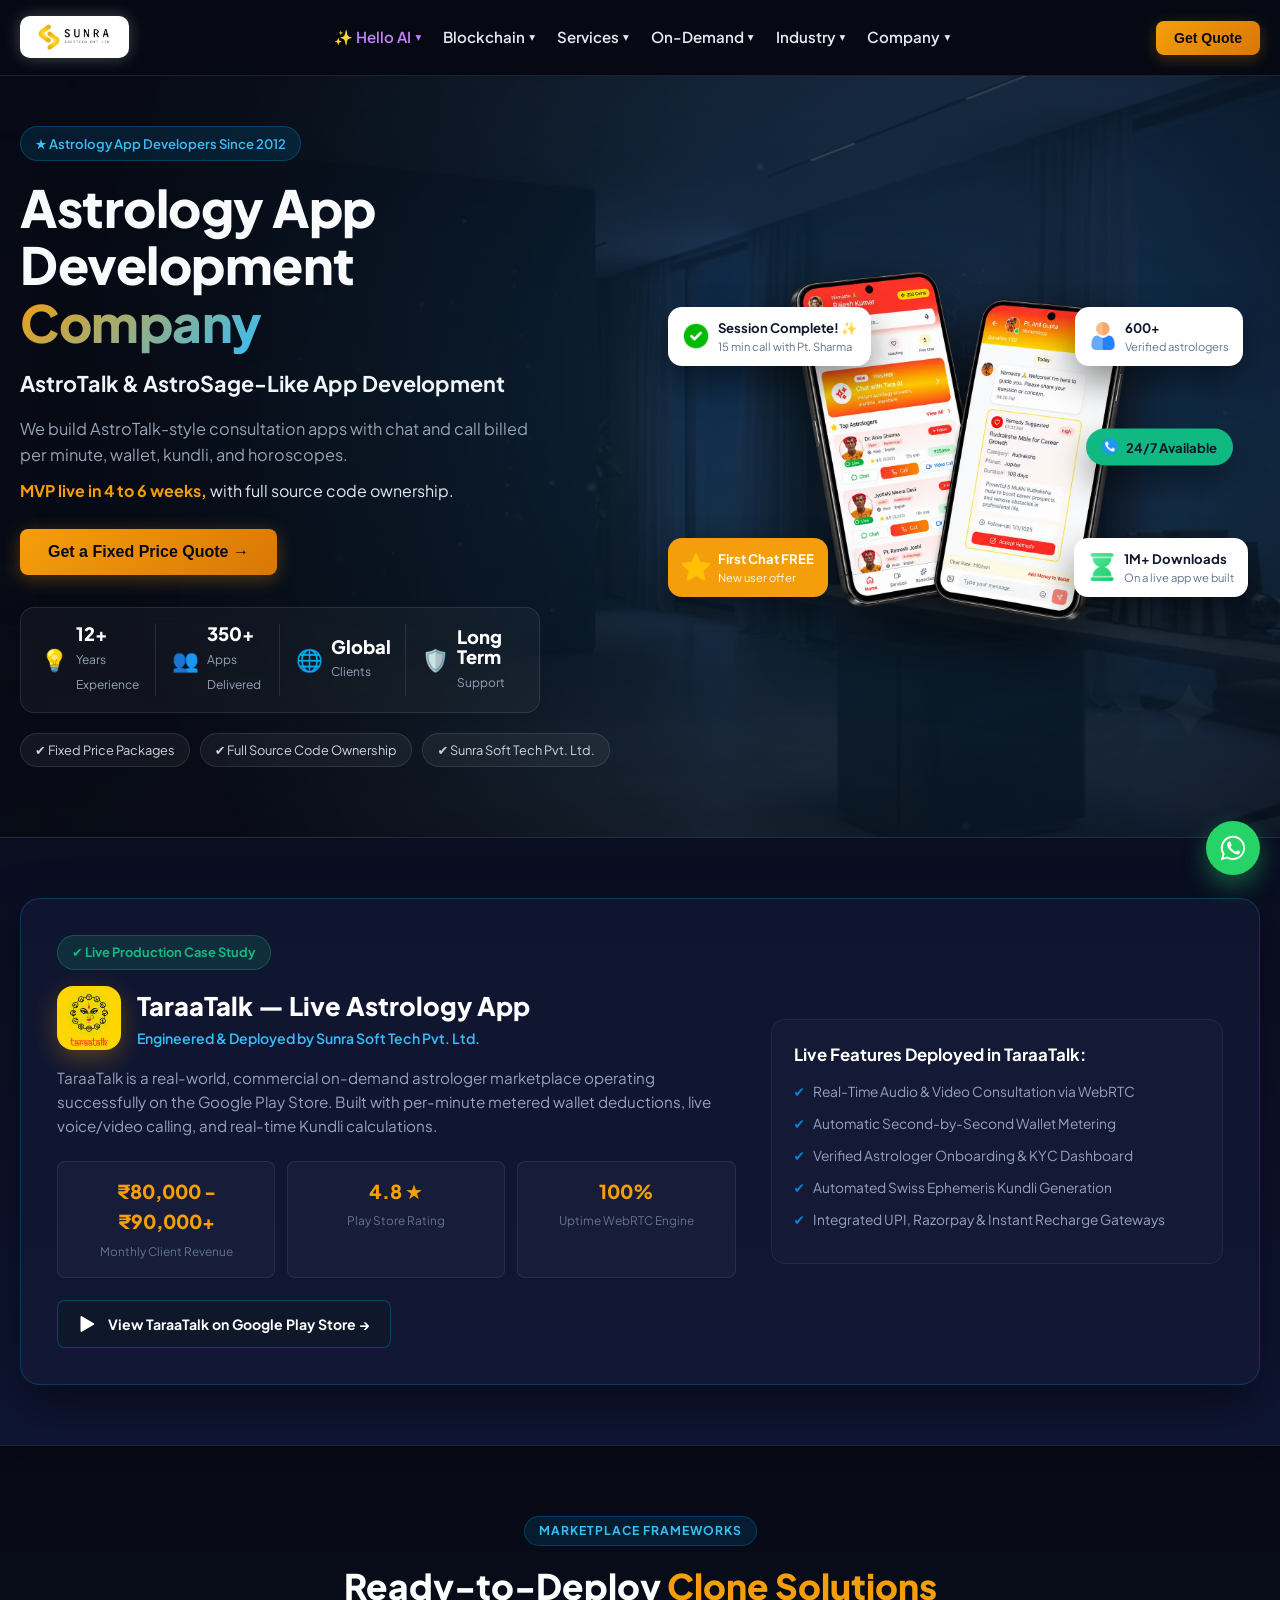
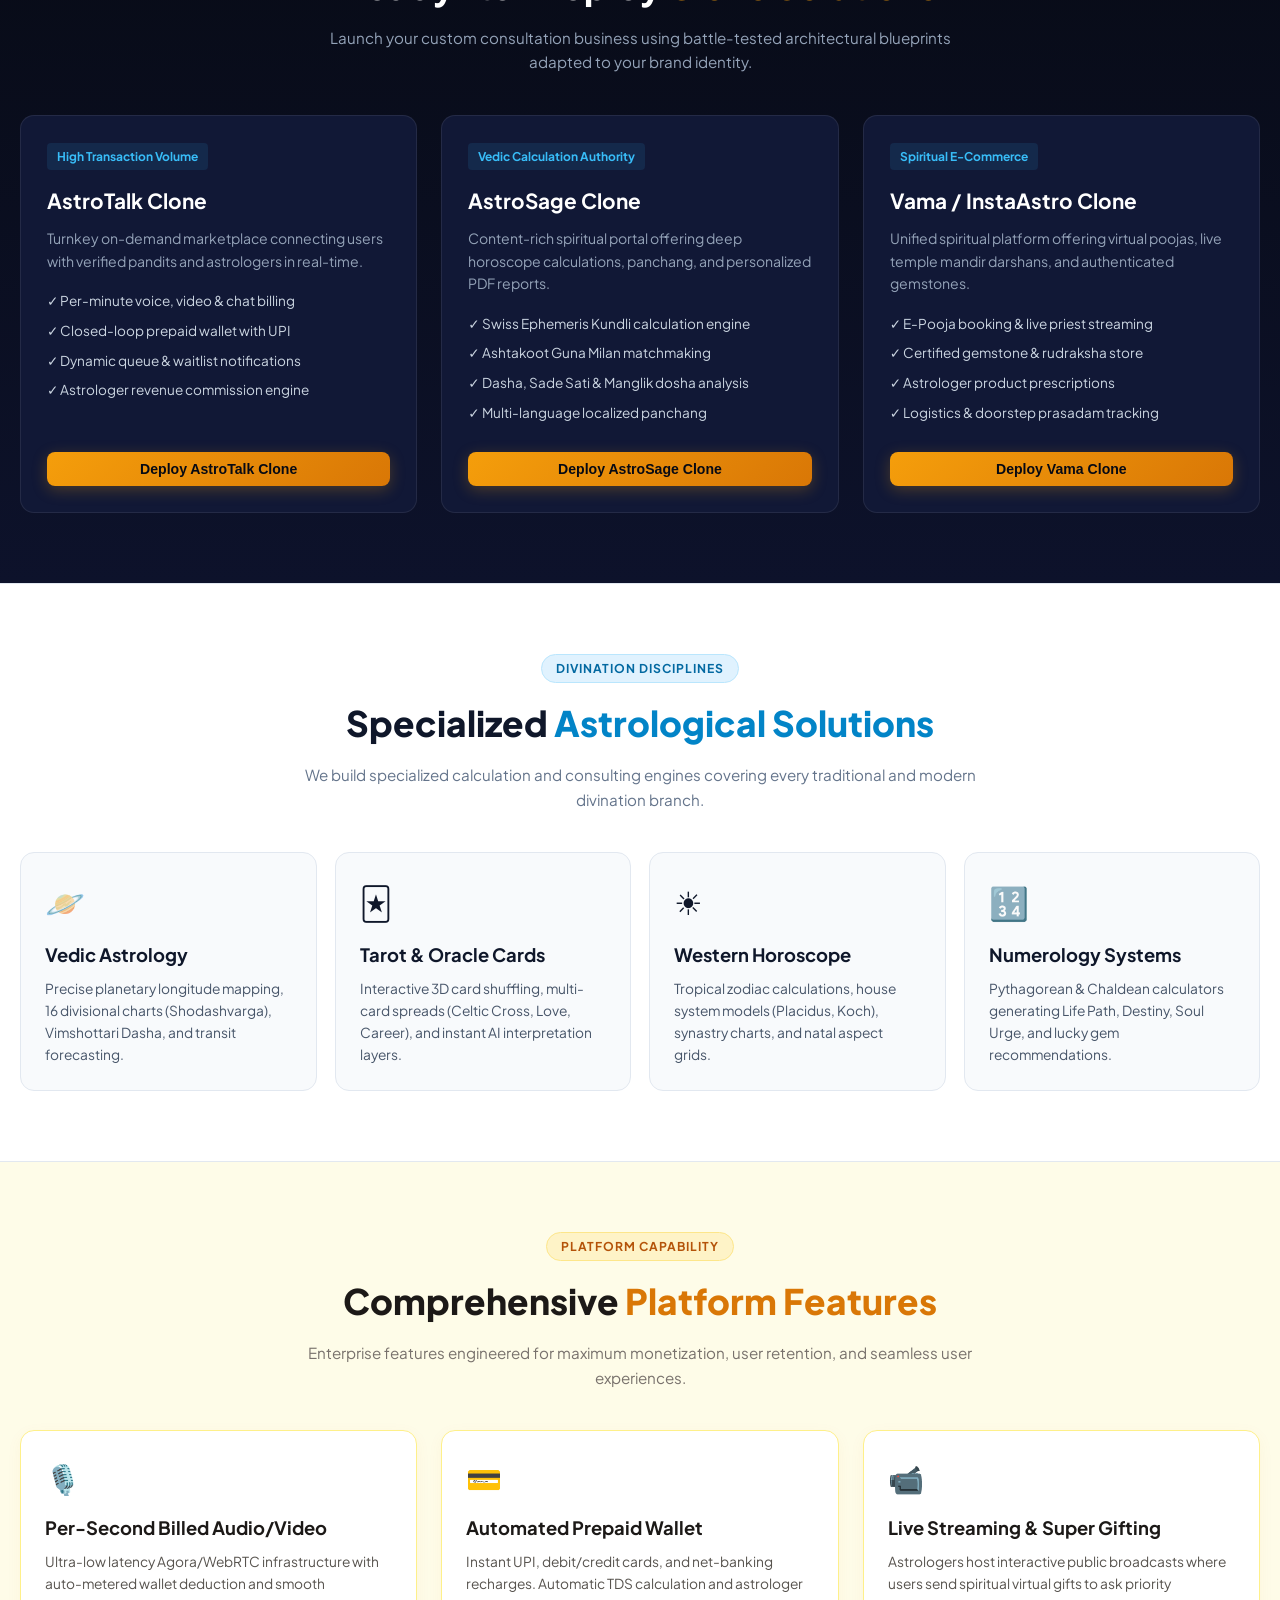
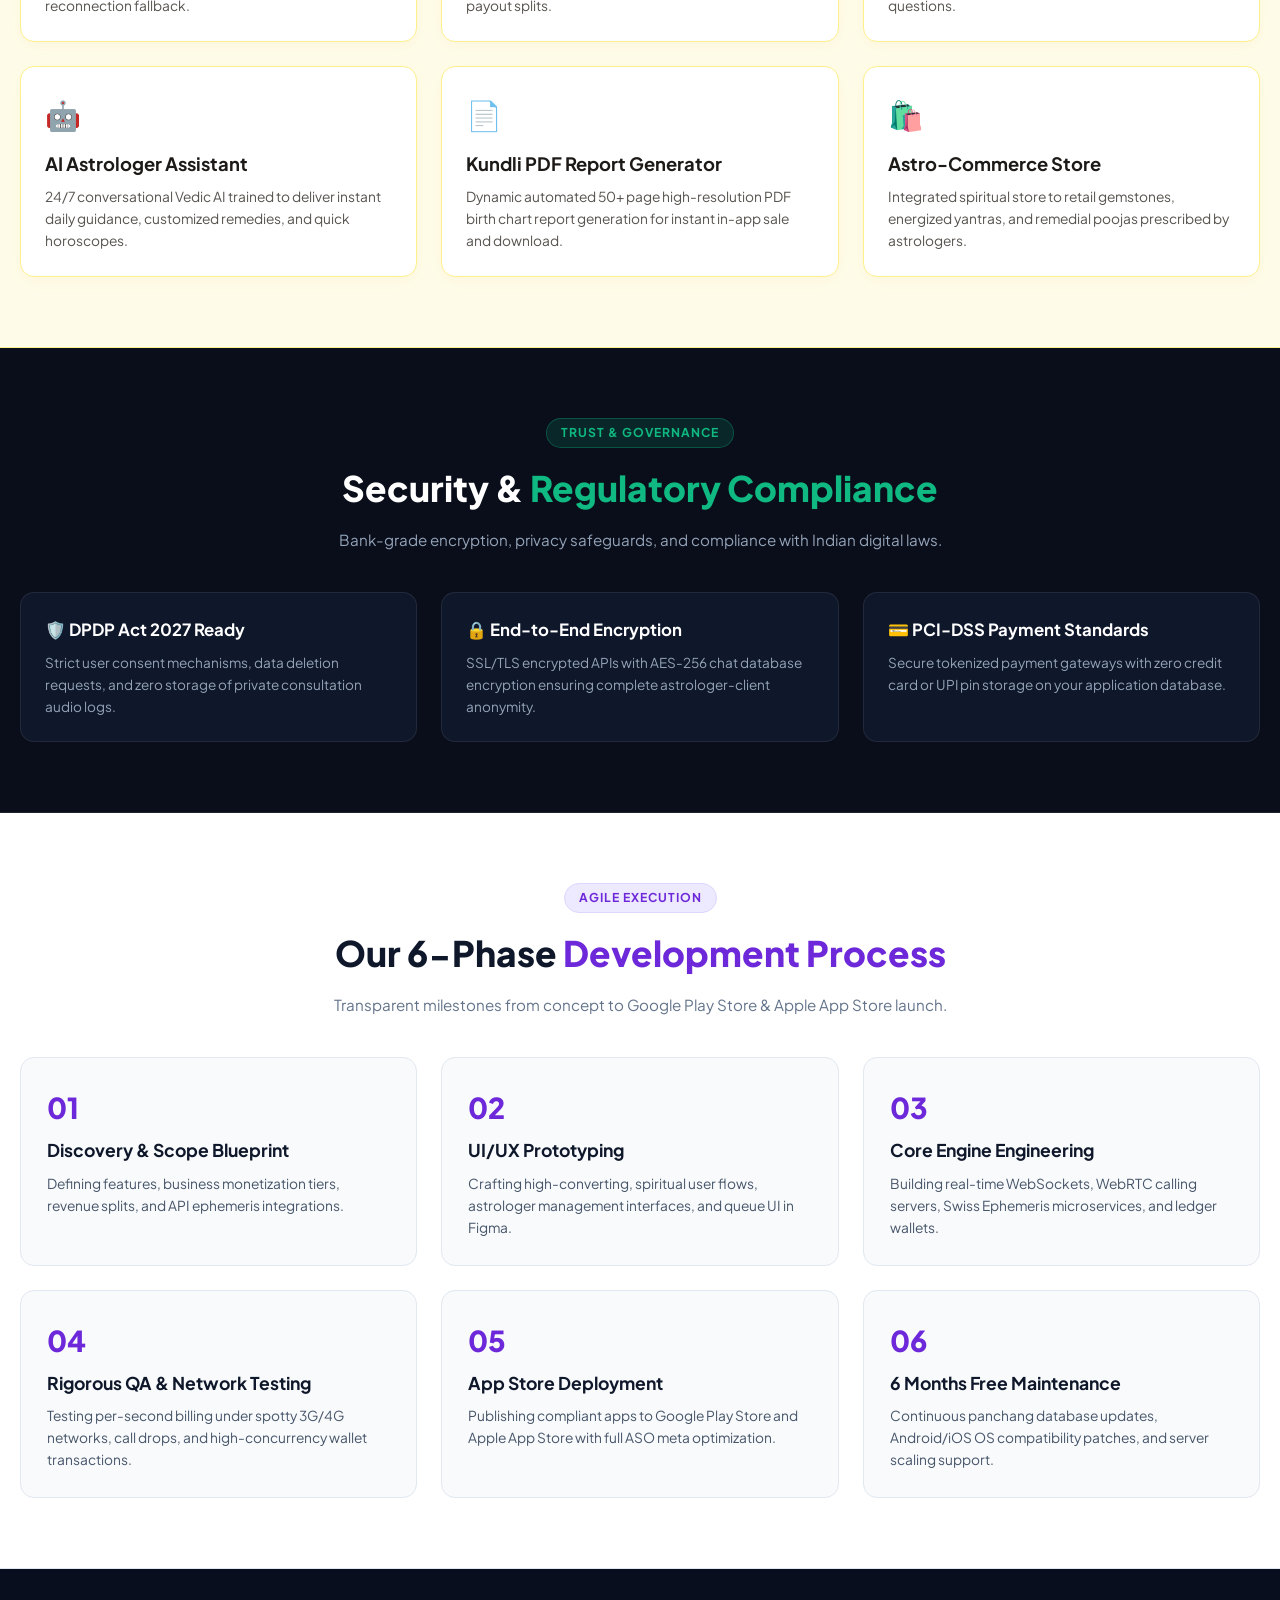
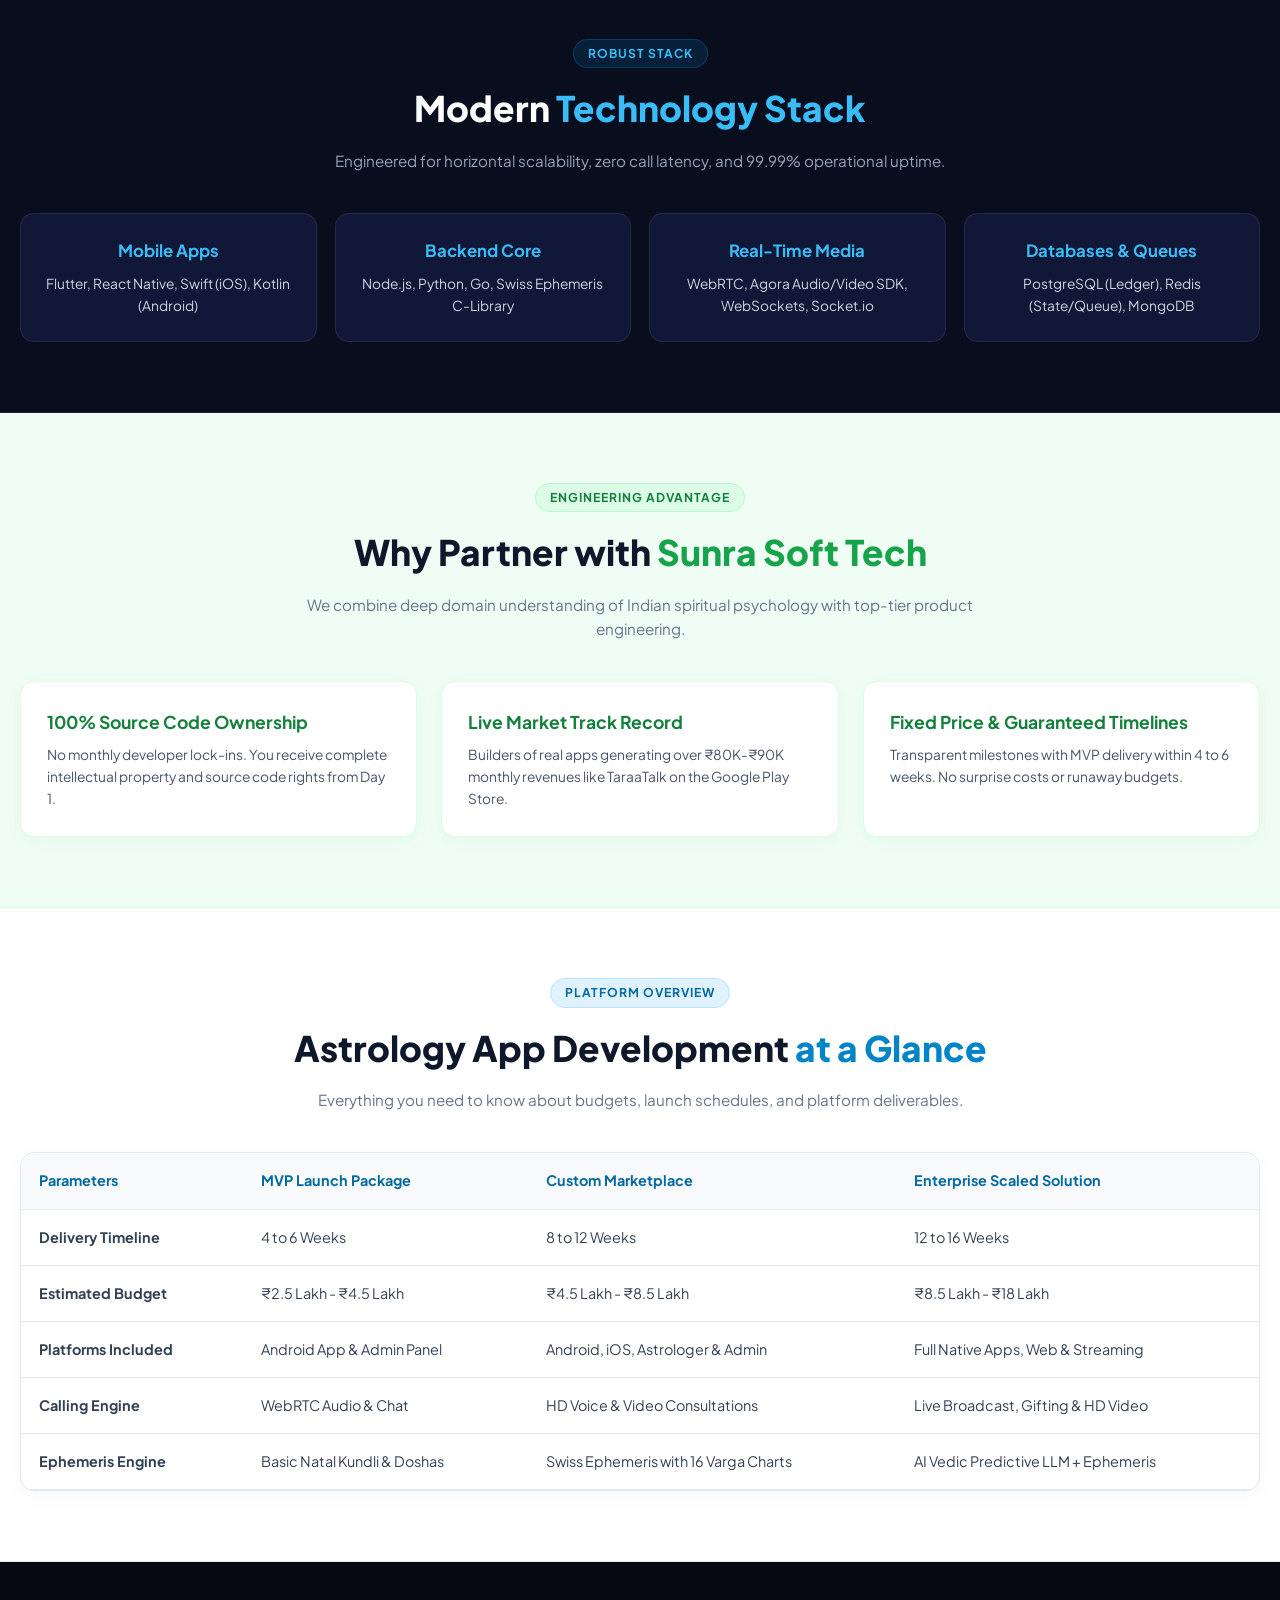
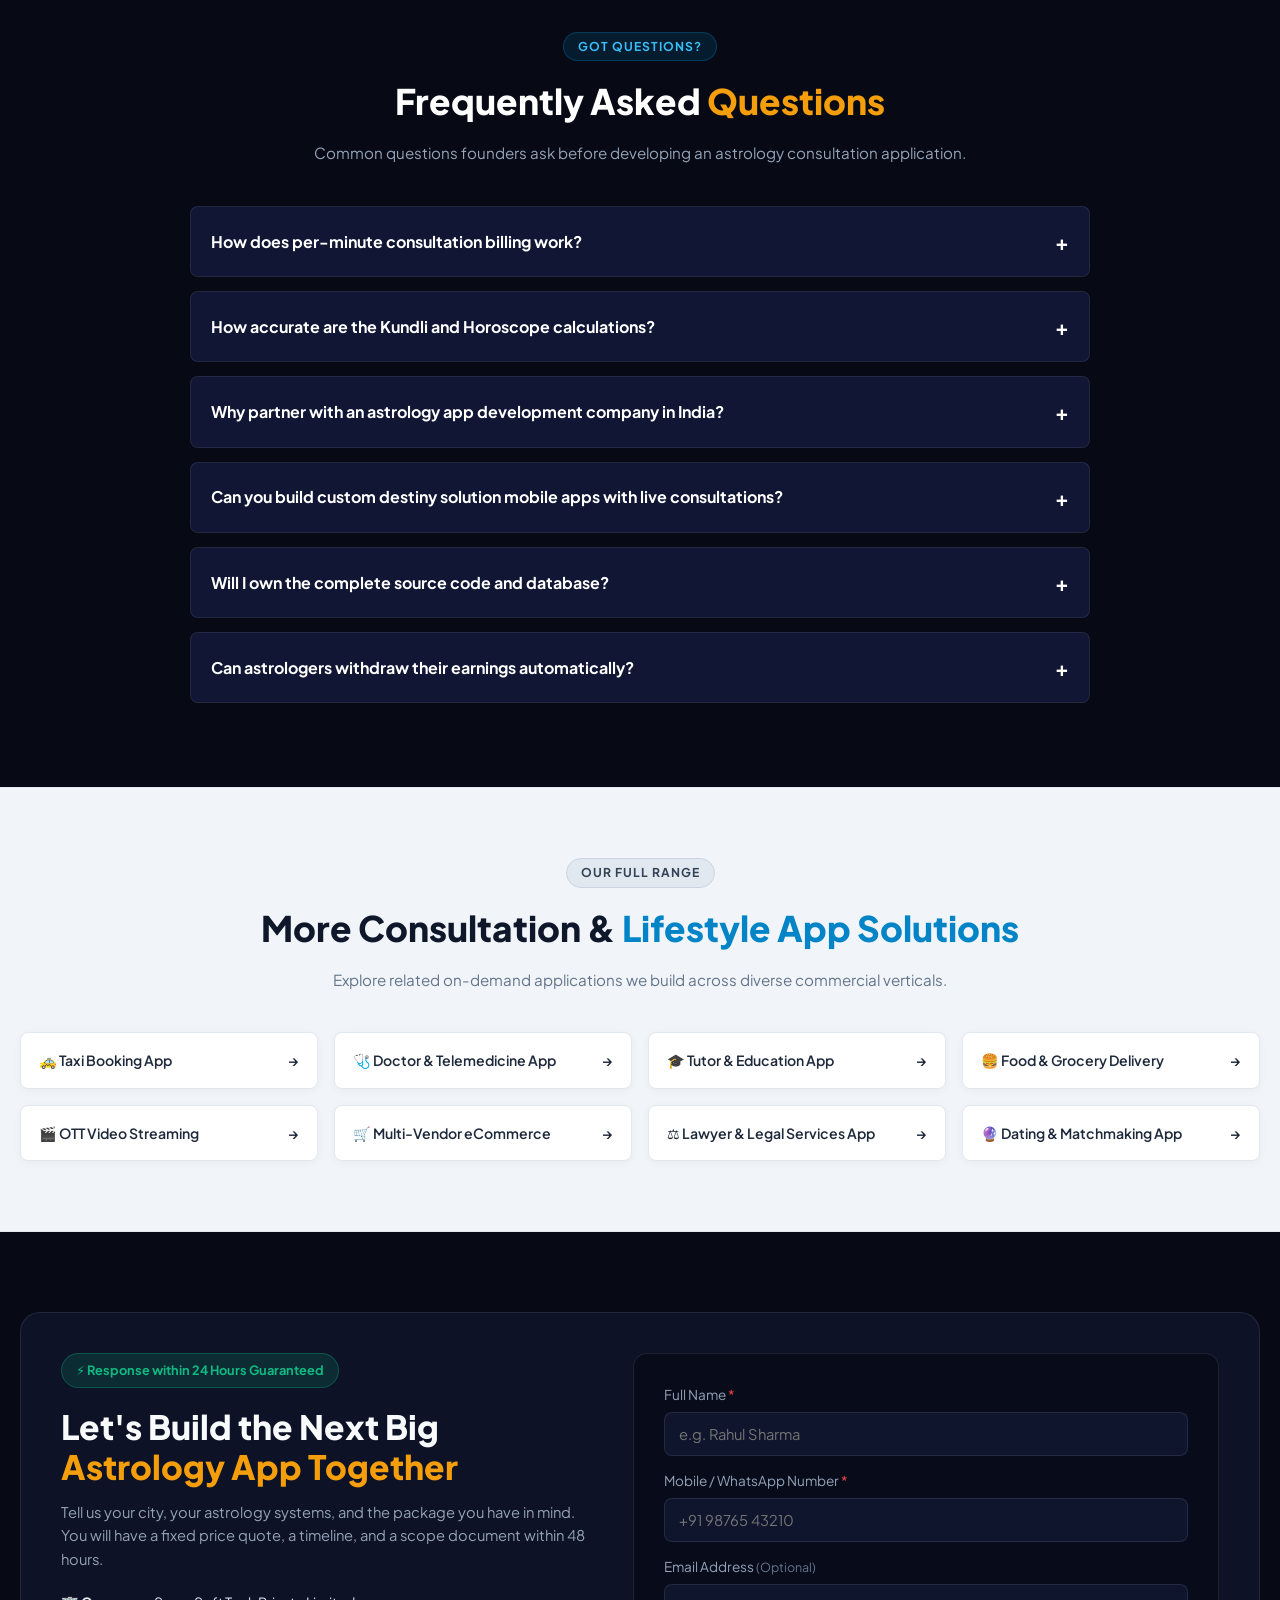
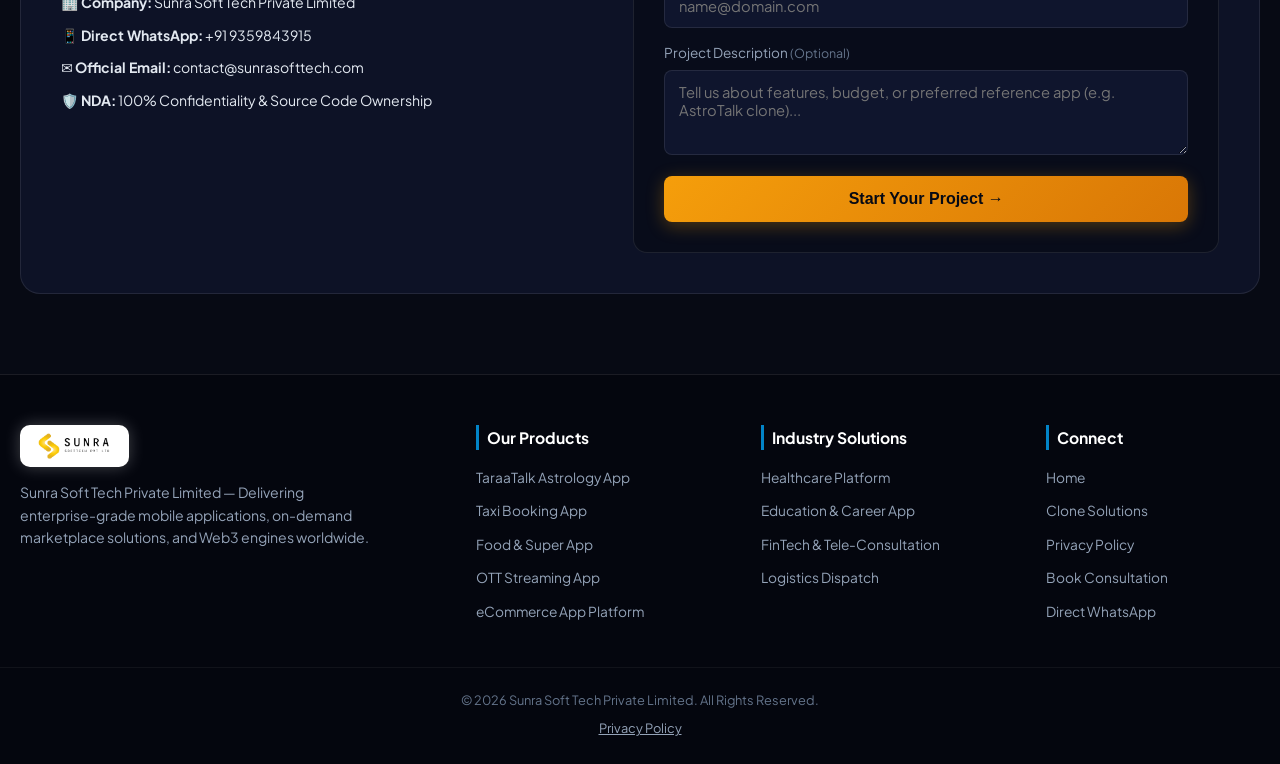
<file: index.html>
<!DOCTYPE html>
<html lang="en">
<head>
  <meta charset="UTF-8">
  <meta name="viewport" content="width=device-width, initial-scale=1.0">
  <title>Astrology App Development Company | Sunra Soft Tech Pvt. Ltd.</title>
  <meta name="description" content="Sunra Soft Tech builds turnkey AstroTalk & AstroSage-like apps with real-time chat, call billed per minute, kundli calculations, and wallet integration. Builders of TaraaTalk live app.">
  <link rel="icon" type="image/x-icon" href="images/favicon.ico">
  <link rel="preconnect" href="https://fonts.googleapis.com">
  <link rel="preconnect" href="https://fonts.gstatic.com" crossorigin>
  <link href="https://fonts.googleapis.com/css2?family=Plus+Jakarta+Sans:wght@400;500;600;700;800&display=swap" rel="stylesheet">
  <!-- External CSS Linked -->
  <link rel="stylesheet" href="style.css">
</head>
<body>

  <!-- Floating WhatsApp (+91 9359843915) -->
  <a href="https://wa.me/919359843915?text=Hello%20Sunra%20Soft%20Tech,%20I%20am%20interested%20in%20Astrology%20App%20Development" 
     class="whatsapp-float" target="_blank" rel="noopener noreferrer" title="Chat on WhatsApp">
    <svg class="wa-svg" width="30" height="30" viewBox="0 0 32 32">
      <path d="M16 2a13.9 13.9 0 0 0-12 21L2 30l7.2-1.9A13.9 13.9 0 1 0 16 2zm0 25.5a11.5 11.5 0 0 1-5.9-1.6l-.4-.3-4.4 1.2 1.2-4.2-.3-.5A11.6 11.6 0 1 1 16 27.5zm6.4-8.6c-.3-.2-2-.1-2.3.1s-.6.3-.9.6-.5.4-.8.1a10.2 10.2 0 0 1-3-1.9 11.3 11.3 0 0 1-2.1-2.6c-.2-.4 0-.6.2-.8l.5-.6c.2-.2.3-.4.4-.6a.9.9 0 0 0 0-.8c-.1-.2-.9-2.2-1.2-3s-.6-.7-.9-.7h-.7a1.4 1.4 0 0 0-1 .5 4.3 4.3 0 0 0-1.3 3.2 7.6 7.6 0 0 0 1.6 4.1 17.5 17.5 0 0 0 6.7 5.9c2.8 1.2 3.4 1 4 .9a3.4 3.4 0 0 0 2.3-1.6 2.8 2.8 0 0 0 .2-1.6c-.2-.2-.5-.3-.8-.5z"/>
    </svg>
  </a>

  <!-- Header with Mobile Responsive Navigation -->
  <header class="site-header">
    <div class="container header-container">
      
      <!-- Top Logo (Returns to index.html) -->
      <a href="index.html" class="logo-link" title="Sunra Soft Tech Pvt. Ltd. Home">
        <div class="logo-box">
          <img src="images/sunra-logo.webp" alt="Sunra Soft Tech Pvt Ltd" class="brand-logo">
        </div>
      </a>

      <!-- Main Navigation with Direct Links -->
      <nav class="main-nav" id="mainNav">
        <ul class="nav-list">
          
          <!-- Menu 1: Hello AI -->
          <li class="nav-item has-mega">
            <a href="javascript:void(0)" class="nav-link special-ai" onclick="toggleSubMenu(this)">✨ Hello AI <span class="arrow">▾</span></a>
            <div class="mega-dropdown">
              <div class="mega-left">
                <div class="mega-title-bar">
                  <span class="icon-circle">✨</span>
                  <div>
                    <h4>AI Development Services</h4>
                    <p>Next-Gen Predictive & Generative AI</p>
                  </div>
                </div>
                <div class="mega-links-grid-2">
                  <a href="#specialized" class="mega-cell" onclick="closeMobileMenu()">✦ AI Kundli Prediction</a>
                  <a href="#specialized" class="mega-cell" onclick="closeMobileMenu()">💬 AI Astrologer Chatbot</a>
                  <a href="#specialized" class="mega-cell" onclick="closeMobileMenu()">🧠 Generative AI Horoscope</a>
                  <a href="#specialized" class="mega-cell" onclick="closeMobileMenu()">🤖 Automated Transit Agents</a>
                  <a href="#specialized" class="mega-cell" onclick="closeMobileMenu()">⚡ AI Voice Consultation</a>
                  <a href="#specialized" class="mega-cell" onclick="closeMobileMenu()">📊 Predictive Astro Analytics</a>
                </div>
              </div>
              <div class="mega-sidebar-dark">
                <div class="side-head">
                  <span class="side-ico">🧠</span>
                  <div>
                    <h5>AI Engineering</h5>
                    <p>Vedic Model Training</p>
                  </div>
                </div>
                <div class="side-badge-list">
                  <div class="side-pill"><strong>LLM</strong> Trained on Vedic Shastras</div>
                  <div class="side-pill"><strong>Zero Lag</strong> Swiss Ephemeris API</div>
                </div>
                <button onclick="openModal()" class="btn-quote" style="text-align:center;">Explore AI Tech →</button>
              </div>
            </div>
          </li>

          <!-- Menu 2: Blockchain -->
          <li class="nav-item has-mega">
            <a href="javascript:void(0)" class="nav-link" onclick="toggleSubMenu(this)">Blockchain <span class="arrow">▾</span></a>
            <div class="mega-dropdown">
              <div class="mega-left">
                <div class="mega-title-bar">
                  <span class="icon-circle gold-bg">🪙</span>
                  <div>
                    <h4>Blockchain & Web3</h4>
                    <p>Secure Ledger & Crypto Wallets</p>
                  </div>
                </div>
                <div class="mega-links-grid-2">
                  <a href="https://sunrasofttech.com/product/consultancy-website" target="_blank" class="mega-cell">💳 Crypto Exchange Dev</a>
                  <a href="https://sunrasofttech.com/product/consultancy-website" target="_blank" class="mega-cell">🔑 Decentralized Wallets</a>
                  <a href="https://sunrasofttech.com/product/consultancy-website" target="_blank" class="mega-cell">🎨 NFT Marketplaces</a>
                  <a href="https://sunrasofttech.com/product/consultancy-website" target="_blank" class="mega-cell">📜 Smart Contracts Audit</a>
                </div>
              </div>
              <div class="mega-sidebar-dark">
                <div class="side-head">
                  <span class="side-ico">🪙</span>
                  <div>
                    <h5>Web3 Ready</h5>
                    <p>Future of Finance</p>
                  </div>
                </div>
                <div class="side-badge-list">
                  <div class="side-pill"><strong>Multi-Chain</strong> ETH, BSC, Solana</div>
                  <div class="side-pill"><strong>Bank-Grade</strong> VAPT Security</div>
                </div>
                <button onclick="openModal()" class="btn-primary" style="font-size:0.85rem; padding:8px 16px;">Build With Web3 →</button>
              </div>
            </div>
          </li>

          <!-- Menu 3: Services -->
          <li class="nav-item has-mega">
            <a href="javascript:void(0)" class="nav-link" onclick="toggleSubMenu(this)">Services <span class="arrow">▾</span></a>
            <div class="mega-dropdown">
              <div class="services-nav-col">
                <div class="svc-nav-item active">Custom App Development ›</div>
                <div class="svc-nav-item">Software Engineering ›</div>
                <div class="svc-nav-item">Web Architecture ›</div>
              </div>
              <div class="services-content-col">
                <h4>Custom Application Suites</h4>
                <div class="mega-links-grid-2">
                  <a href="#clones" class="mega-cell" onclick="closeMobileMenu()">📱 <div><strong>Mobile App</strong><span>iOS & Android</span></div></a>
                  <a href="#taraatalk" class="mega-cell" onclick="closeMobileMenu()">🔮 <div><strong>Astrology App</strong><span>AstroTalk Clone</span></div></a>
                  <a href="https://sunrasofttech.com/product/cab-booking-app-ka-business-model" target="_blank" class="mega-cell">🚕 <div><strong>Taxi Booking</strong><span>Real-time GPS</span></div></a>
                  <a href="https://sunrasofttech.com/product/super-app" target="_blank" class="mega-cell">🍔 <div><strong>Super App</strong><span>Delivery & Services</span></div></a>
                </div>
              </div>
            </div>
          </li>

          <!-- Menu 4: On-Demand (Direct Live Links) -->
          <li class="nav-item has-mega">
            <a href="javascript:void(0)" class="nav-link" onclick="toggleSubMenu(this)">On-Demand <span class="arrow">▾</span></a>
            <div class="mega-dropdown">
              <div class="services-nav-col">
                <div class="svc-nav-item active">Live Solutions ›</div>
              </div>
              <div class="services-content-col">
                <h4>On-Demand Marketplace Systems</h4>
                <div class="mega-links-grid-2">
                  <a href="https://play.google.com/store/apps/details?id=com.taraatalk.taraatalk_app" target="_blank" class="mega-cell">🔮 AstroTalk Apps (TaraaTalk)</a>
                  <a href="https://sunrasofttech.com/product/cab-booking-app-ka-business-model" target="_blank" class="mega-cell">🚕 Taxi Booking App</a>
                  <a href="https://sunrasofttech.com/product/super-app" target="_blank" class="mega-cell">🍔 Food Delivery App</a>
                  <a href="https://sunrasofttech.com/product/super-app" target="_blank" class="mega-cell">📦 Logistics Super App</a>
                  <a href="https://sunrasofttech.com/product/consultancy-website" target="_blank" class="mega-cell">🩺 Tele Consultation Portal</a>
                  <a href="https://sunrasofttech.com/product/3rd-product" target="_blank" class="mega-cell">🎬 OTT Streaming App</a>
                </div>
              </div>
            </div>
          </li>

          <!-- Menu 5: Industry (Direct Live Links) -->
          <li class="nav-item has-mega">
            <a href="javascript:void(0)" class="nav-link" onclick="toggleSubMenu(this)">Industry <span class="arrow">▾</span></a>
            <div class="mega-dropdown">
              <div class="mega-left full-width">
                <div class="mega-title-bar">
                  <span class="icon-circle cyan-bg">🌐</span>
                  <div>
                    <h4>Industry Verticals We Serve</h4>
                    <p>Battle-Tested Commercial Platforms</p>
                  </div>
                </div>
                <div class="industry-grid">
                  <a href="https://play.google.com/store/apps/details?id=com.taraatalk.taraatalk_app" target="_blank" class="ind-item">🔮 Astrology (TaraaTalk)</a>
                  <a href="https://sunrasofttech.com/product/fruit-hub-app" target="_blank" class="ind-item">🩺 Healthcare (Fruit Hub)</a>
                  <a href="https://sunrasofttech.com/product/job-search-app" target="_blank" class="ind-item">🎓 Education & Jobs</a>
                  <a href="https://sunrasofttech.com/product/meesho-jaisa-app-kaise-banaye" target="_blank" class="ind-item">🛒 eCommerce (Meesho Clone)</a>
                  <a href="https://sunrasofttech.com/product/consultancy-website" target="_blank" class="ind-item">🏛️ FinTech & Consulting</a>
                  <a href="https://sunrasofttech.com/product/super-app" target="_blank" class="ind-item">🚚 Logistics & Delivery</a>
                  <a href="https://sunrasofttech.com/product/3rd-product" target="_blank" class="ind-item">🎬 OTT Media Platform</a>
                  <a href="https://sunrasofttech.com/product/cab-booking-app-ka-business-model" target="_blank" class="ind-item">🚗 Mobility & Taxi</a>
                </div>
              </div>
            </div>
          </li>

          <!-- Menu 6: Company -->
          <li class="nav-item has-mega">
            <a href="javascript:void(0)" class="nav-link" onclick="toggleSubMenu(this)">Company <span class="arrow">▾</span></a>
            <div class="mega-dropdown">
              <div class="mega-left">
                <div class="mega-title-bar">
                  <span class="icon-circle">🏢</span>
                  <div>
                    <h4>About Sunra Soft Tech</h4>
                    <p>Engineering Digital Success</p>
                  </div>
                </div>
                <div class="mega-links-grid-2">
                  <a href="#taraatalk" class="mega-cell" onclick="closeMobileMenu()">👥 <div><strong>Live Case Studies</strong><span>TaraaTalk success</span></div></a>
                  <a href="#process" class="mega-cell" onclick="closeMobileMenu()">🚀 <div><strong>How We Work</strong><span>Agile process</span></div></a>
                  <a href="#why-sunra" class="mega-cell" onclick="closeMobileMenu()">🌟 <div><strong>Why Us</strong><span>Core advantages</span></div></a>
                  <a href="#consultation" class="mega-cell" onclick="closeMobileMenu()">📁 <div><strong>Contact Architects</strong><span>Direct technical talk</span></div></a>
                </div>
              </div>
              <div class="mega-sidebar-dark">
                <div class="company-stat-card"><h3>350+</h3><span>Apps Delivered</span></div>
                <div class="company-stat-card"><h3>₹90K+</h3><span>Monthly Client Rev</span></div>
                <div class="company-stat-card"><h3>12+</h3><span>Years Experience</span></div>
              </div>
            </div>
          </li>

        </ul>
      </nav>

      <!-- Right Action Area -->
      <div class="header-right">
        <button onclick="openModal()" class="btn btn-quote">Get Quote</button>
        <button class="mobile-menu-btn" onclick="toggleMobileMenu()" aria-label="Toggle Navigation">☰</button>
      </div>

    </div>
  </header>

  <!-- Hero Section -->
  <main>
    <section class="hero-section">
      <!-- Ambient WebM Video Layer -->
      <div class="hero-video-container">
        <video class="hero-video-bg" autoplay muted loop playsinline preload="auto">
          <source src="images/astrology-bg.webm" type="video/webm">
          <source src="images/astrology-bg.mp4" type="video/mp4">
        </video>
        <div class="hero-video-overlay"></div>
      </div>

      <div class="container hero-grid">
        <div class="hero-text">
          <div class="badge-pill">★ Astrology App Developers Since 2012</div>
          <h1 class="hero-title">
            Astrology App<br>
            Development<br>
            <span>Company</span>
          </h1>
          <h2 class="hero-subtitle">AstroTalk & AstroSage-Like App Development</h2>
          <p class="hero-desc">
            We build AstroTalk-style consultation apps with chat and call billed per minute, wallet, kundli, and horoscopes.
          </p>
          <p class="hero-highlight">
            <strong>MVP live in 4 to 6 weeks,</strong> with full source code ownership.
          </p>

          <div class="hero-cta-wrap">
            <button onclick="openModal()" class="btn btn-primary btn-lg">
              Get a Fixed Price Quote &rarr;
            </button>
          </div>

          <div class="hero-stats-box">
            <div class="stat-col">
              <div class="stat-icon">💡</div>
              <div class="stat-data"><strong>12+</strong><span>Years Experience</span></div>
            </div>
            <div class="stat-col">
              <div class="stat-icon">👥</div>
              <div class="stat-data"><strong>350+</strong><span>Apps Delivered</span></div>
            </div>
            <div class="stat-col">
              <div class="stat-icon">🌐</div>
              <div class="stat-data"><strong>Global</strong><span>Clients</span></div>
            </div>
            <div class="stat-col">
              <div class="stat-icon">🛡️</div>
              <div class="stat-data"><strong>Long Term</strong><span>Support</span></div>
            </div>
          </div>

          <div class="hero-check-tags">
            <span class="check-tag">✔ Fixed Price Packages</span>
            <span class="check-tag">✔ Full Source Code Ownership</span>
            <span class="check-tag">✔ Sunra Soft Tech Pvt. Ltd.</span>
          </div>
        </div>

        <!-- Phone Mockup Container -->
        <div class="hero-mockup-wrapper">
          <div class="mockup-inner">
            <img src="images/app-mockup.webp" alt="Astrology App Mockup" class="phone-mockup-img">

            <div class="float-badge badge-top-left">
              <img src="images/check.webp" alt="Check" class="badge-icon">
              <div class="badge-text"><span class="badge-bold">Session Complete! ✨</span><span class="badge-sub">15 min call with Pt. Sharma</span></div>
            </div>

            <div class="float-badge badge-top-right">
              <img src="images/user.webp" alt="User" class="badge-icon">
              <div class="badge-text"><span class="badge-bold">600+</span><span class="badge-sub">Verified astrologers</span></div>
            </div>

            <div class="float-badge badge-mid-right">
              <img src="images/call.webp" alt="Call" class="badge-icon-sm">
              <span class="badge-bold text-white">24/7 Available</span>
            </div>

            <div class="float-badge badge-bottom-right">
              <img src="images/hour-glass.webp" alt="Hourglass" class="badge-icon">
              <div class="badge-text"><span class="badge-bold">1M+ Downloads</span><span class="badge-sub">On a live app we built</span></div>
            </div>

            <div class="float-badge badge-bottom-left">
              <img src="images/star (1).webp" alt="Star" class="badge-icon">
              <div class="badge-text"><span class="badge-bold">First Chat FREE</span><span class="badge-sub">New user offer</span></div>
            </div>
          </div>
        </div>
      </div>
    </section>

    <!-- PROVEN LIVE SUCCESS: TARATALK APP CASE STUDY -->
    <section id="taraatalk" class="taraatalk-case-study">
      <div class="container">
        <div class="case-study-card">
          <div class="case-study-content">
            <span class="tag-verified">✔ Live Production Case Study</span>
            <div class="case-study-header">
              <img src="images/taraatalk-logo.webp" alt="TaraaTalk App Logo" class="taraatalk-logo-img">
              <div>
                <h3>TaraaTalk — Live Astrology App</h3>
                <p>Engineered & Deployed by Sunra Soft Tech Pvt. Ltd.</p>
              </div>
            </div>
            <p style="color: #94a3b8; font-size: 0.95rem;">
              TaraaTalk is a real-world, commercial on-demand astrologer marketplace operating successfully on the Google Play Store. Built with per-minute metered wallet deductions, live voice/video calling, and real-time Kundli calculations.
            </p>

            <div class="case-metrics-grid">
              <div class="metric-box">
                <strong>₹80,000 - ₹90,000+</strong>
                <span>Monthly Client Revenue</span>
              </div>
              <div class="metric-box">
                <strong>4.8 ★</strong>
                <span>Play Store Rating</span>
              </div>
              <div class="metric-box">
                <strong>100%</strong>
                <span>Uptime WebRTC Engine</span>
              </div>
            </div>

            <a href="https://play.google.com/store/apps/details?id=com.taraatalk.taraatalk_app" target="_blank" rel="noopener noreferrer" class="btn-playstore">
              <svg width="20" height="20" viewBox="0 0 24 24" fill="currentColor"><path d="M3 20.5v-17c0-.83.94-1.3 1.6-.8l14.3 8.5c.7.4.7 1.4 0 1.8L4.6 21.3c-.66.5-1.6.03-1.6-.8z"/></svg>
              View TaraaTalk on Google Play Store &rarr;
            </a>
          </div>

          <div class="case-study-preview">
            <h4>Live Features Deployed in TaraaTalk:</h4>
            <ul class="case-features-list">
              <li><span>✔</span> Real-Time Audio & Video Consultation via WebRTC</li>
              <li><span>✔</span> Automatic Second-by-Second Wallet Metering</li>
              <li><span>✔</span> Verified Astrologer Onboarding & KYC Dashboard</li>
              <li><span>✔</span> Automated Swiss Ephemeris Kundli Generation</li>
              <li><span>✔</span> Integrated UPI, Razorpay & Instant Recharge Gateways</li>
            </ul>
          </div>
        </div>
      </div>
    </section>

    <!-- SECTION 1: CLONE SOLUTIONS (Rich Royal Indigo Dark Theme) -->
    <section id="clones" class="section-padding section-clones">
      <div class="container">
        <div class="section-title">
          <span class="pill-tag">Marketplace Frameworks</span>
          <h2>Ready-to-Deploy <span style="color: var(--primary);">Clone Solutions</span></h2>
          <p>Launch your custom consultation business using battle-tested architectural blueprints adapted to your brand identity.</p>
        </div>

        <div class="grid-3">
          <div class="clone-card">
            <div>
              <span class="badge-model">High Transaction Volume</span>
              <h3>AstroTalk Clone</h3>
              <p>Turnkey on-demand marketplace connecting users with verified pandits and astrologers in real-time.</p>
              <ul>
                <li>✓ Per-minute voice, video & chat billing</li>
                <li>✓ Closed-loop prepaid wallet with UPI</li>
                <li>✓ Dynamic queue & waitlist notifications</li>
                <li>✓ Astrologer revenue commission engine</li>
              </ul>
            </div>
            <button onclick="openModal()" class="btn-quote" style="margin-top:20px; width:100%; text-align:center;">Deploy AstroTalk Clone</button>
          </div>

          <div class="clone-card">
            <div>
              <span class="badge-model">Vedic Calculation Authority</span>
              <h3>AstroSage Clone</h3>
              <p>Content-rich spiritual portal offering deep horoscope calculations, panchang, and personalized PDF reports.</p>
              <ul>
                <li>✓ Swiss Ephemeris Kundli calculation engine</li>
                <li>✓ Ashtakoot Guna Milan matchmaking</li>
                <li>✓ Dasha, Sade Sati & Manglik dosha analysis</li>
                <li>✓ Multi-language localized panchang</li>
              </ul>
            </div>
            <button onclick="openModal()" class="btn-quote" style="margin-top:20px; width:100%; text-align:center;">Deploy AstroSage Clone</button>
          </div>

          <div class="clone-card">
            <div>
              <span class="badge-model">Spiritual E-Commerce</span>
              <h3>Vama / InstaAstro Clone</h3>
              <p>Unified spiritual platform offering virtual poojas, live temple mandir darshans, and authenticated gemstones.</p>
              <ul>
                <li>✓ E-Pooja booking & live priest streaming</li>
                <li>✓ Certified gemstone & rudraksha store</li>
                <li>✓ Astrologer product prescriptions</li>
                <li>✓ Logistics & doorstep prasadam tracking</li>
              </ul>
            </div>
            <button onclick="openModal()" class="btn-quote" style="margin-top:20px; width:100%; text-align:center;">Deploy Vama Clone</button>
          </div>
        </div>
      </div>
    </section>

    <!-- SECTION 2: SPECIALIZED SOLUTIONS (Crisp Clean White / Light Theme) -->
    <section id="specialized" class="section-padding section-specialized-light">
      <div class="container">
        <div class="section-title">
          <span class="pill-tag">Divination Disciplines</span>
          <h2>Specialized <span>Astrological Solutions</span></h2>
          <p>We build specialized calculation and consulting engines covering every traditional and modern divination branch.</p>
        </div>

        <div class="grid-4">
          <div class="spec-card-light">
            <span class="spec-icon">🪐</span>
            <h3>Vedic Astrology</h3>
            <p>Precise planetary longitude mapping, 16 divisional charts (Shodashvarga), Vimshottari Dasha, and transit forecasting.</p>
          </div>

          <div class="spec-card-light">
            <span class="spec-icon">🃏</span>
            <h3>Tarot & Oracle Cards</h3>
            <p>Interactive 3D card shuffling, multi-card spreads (Celtic Cross, Love, Career), and instant AI interpretation layers.</p>
          </div>

          <div class="spec-card-light">
            <span class="spec-icon">☀️</span>
            <h3>Western Horoscope</h3>
            <p>Tropical zodiac calculations, house system models (Placidus, Koch), synastry charts, and natal aspect grids.</p>
          </div>

          <div class="spec-card-light">
            <span class="spec-icon">🔢</span>
            <h3>Numerology Systems</h3>
            <p>Pythagorean & Chaldean calculators generating Life Path, Destiny, Soul Urge, and lucky gem recommendations.</p>
          </div>
        </div>
      </div>
    </section>

    <!-- SECTION 3: COMPREHENSIVE FEATURES (Soft Warm Cream / Spiritual Theme) -->
    <section id="features" class="section-padding section-features-warm">
      <div class="container">
        <div class="section-title">
          <span class="pill-tag">Platform Capability</span>
          <h2>Comprehensive <span>Platform Features</span></h2>
          <p>Enterprise features engineered for maximum monetization, user retention, and seamless user experiences.</p>
        </div>

        <div class="grid-3">
          <div class="feat-card-warm">
            <div class="feat-icon">🎙️</div>
            <h3>Per-Second Billed Audio/Video</h3>
            <p>Ultra-low latency Agora/WebRTC infrastructure with auto-metered wallet deduction and smooth reconnection fallback.</p>
          </div>

          <div class="feat-card-warm">
            <div class="feat-icon">💳</div>
            <h3>Automated Prepaid Wallet</h3>
            <p>Instant UPI, debit/credit cards, and net-banking recharges. Automatic TDS calculation and astrologer payout splits.</p>
          </div>

          <div class="feat-card-warm">
            <div class="feat-icon">📹</div>
            <h3>Live Streaming & Super Gifting</h3>
            <p>Astrologers host interactive public broadcasts where users send spiritual virtual gifts to ask priority questions.</p>
          </div>

          <div class="feat-card-warm">
            <div class="feat-icon">🤖</div>
            <h3>AI Astrologer Assistant</h3>
            <p>24/7 conversational Vedic AI trained to deliver instant daily guidance, customized remedies, and quick horoscopes.</p>
          </div>

          <div class="feat-card-warm">
            <div class="feat-icon">📄</div>
            <h3>Kundli PDF Report Generator</h3>
            <p>Dynamic automated 50+ page high-resolution PDF birth chart report generation for instant in-app sale and download.</p>
          </div>

          <div class="feat-card-warm">
            <div class="feat-icon">🛍️</div>
            <h3>Astro-Commerce Store</h3>
            <p>Integrated spiritual store to retail gemstones, energized yantras, and remedial poojas prescribed by astrologers.</p>
          </div>
        </div>
      </div>
    </section>

    <!-- SECTION 4: SECURITY & COMPLIANCE (Deep Vault Slate) -->
    <section id="security" class="section-padding section-security-slate">
      <div class="container">
        <div class="section-title">
          <span class="pill-tag">Trust & Governance</span>
          <h2>Security & <span style="color: #10b981;">Regulatory Compliance</span></h2>
          <p>Bank-grade encryption, privacy safeguards, and compliance with Indian digital laws.</p>
        </div>

        <div class="grid-3">
          <div class="sec-card-slate">
            <h4>🛡️ DPDP Act 2027 Ready</h4>
            <p>Strict user consent mechanisms, data deletion requests, and zero storage of private consultation audio logs.</p>
          </div>

          <div class="sec-card-slate">
            <h4>🔒 End-to-End Encryption</h4>
            <p>SSL/TLS encrypted APIs with AES-256 chat database encryption ensuring complete astrologer-client anonymity.</p>
          </div>

          <div class="sec-card-slate">
            <h4>💳 PCI-DSS Payment Standards</h4>
            <p>Secure tokenized payment gateways with zero credit card or UPI pin storage on your application database.</p>
          </div>
        </div>
      </div>
    </section>

    <!-- SECTION 5: OUR 6-PHASE PROCESS (Crisp White with Dynamic Interactive Hover) -->
    <section id="process" class="section-padding section-process-white">
      <div class="container">
        <div class="section-title">
          <span class="pill-tag">Agile Execution</span>
          <h2>Our 6-Phase <span>Development Process</span></h2>
          <p>Transparent milestones from concept to Google Play Store & Apple App Store launch.</p>
        </div>

        <div class="grid-3">
          <div class="step-box-interactive">
            <span class="step-num-interactive">01</span>
            <h4>Discovery & Scope Blueprint</h4>
            <p>Defining features, business monetization tiers, revenue splits, and API ephemeris integrations.</p>
          </div>

          <div class="step-box-interactive">
            <span class="step-num-interactive">02</span>
            <h4>UI/UX Prototyping</h4>
            <p>Crafting high-converting, spiritual user flows, astrologer management interfaces, and queue UI in Figma.</p>
          </div>

          <div class="step-box-interactive">
            <span class="step-num-interactive">03</span>
            <h4>Core Engine Engineering</h4>
            <p>Building real-time WebSockets, WebRTC calling servers, Swiss Ephemeris microservices, and ledger wallets.</p>
          </div>

          <div class="step-box-interactive">
            <span class="step-num-interactive">04</span>
            <h4>Rigorous QA & Network Testing</h4>
            <p>Testing per-second billing under spotty 3G/4G networks, call drops, and high-concurrency wallet transactions.</p>
          </div>

          <div class="step-box-interactive">
            <span class="step-num-interactive">05</span>
            <h4>App Store Deployment</h4>
            <p>Publishing compliant apps to Google Play Store and Apple App Store with full ASO meta optimization.</p>
          </div>

          <div class="step-box-interactive">
            <span class="step-num-interactive">06</span>
            <h4>6 Months Free Maintenance</h4>
            <p>Continuous panchang database updates, Android/iOS OS compatibility patches, and server scaling support.</p>
          </div>
        </div>
      </div>
    </section>

    <!-- SECTION 6: TECHNOLOGY STACK (Royal Dark Navy) -->
    <section id="tech-stack" class="section-padding section-tech-dark">
      <div class="container">
        <div class="section-title">
          <span class="pill-tag">Robust Stack</span>
          <h2>Modern <span style="color: #38bdf8;">Technology Stack</span></h2>
          <p>Engineered for horizontal scalability, zero call latency, and 99.99% operational uptime.</p>
        </div>

        <div class="grid-4">
          <div class="tech-card-interactive">
            <h4>Mobile Apps</h4>
            <p>Flutter, React Native, Swift (iOS), Kotlin (Android)</p>
          </div>

          <div class="tech-card-interactive">
            <h4>Backend Core</h4>
            <p>Node.js, Python, Go, Swiss Ephemeris C-Library</p>
          </div>

          <div class="tech-card-interactive">
            <h4>Real-Time Media</h4>
            <p>WebRTC, Agora Audio/Video SDK, WebSockets, Socket.io</p>
          </div>

          <div class="tech-card-interactive">
            <h4>Databases & Queues</h4>
            <p>PostgreSQL (Ledger), Redis (State/Queue), MongoDB</p>
          </div>
        </div>
      </div>
    </section>

    <!-- SECTION 7: WHY SUNRA SOFT TECH (Ice Green Tech Surface) -->
    <section id="why-sunra" class="section-padding section-why-ice">
      <div class="container">
        <div class="section-title">
          <span class="pill-tag">Engineering Advantage</span>
          <h2>Why Partner with <span>Sunra Soft Tech</span></h2>
          <p>We combine deep domain understanding of Indian spiritual psychology with top-tier product engineering.</p>
        </div>

        <div class="grid-3">
          <div class="why-card-ice">
            <h4>100% Source Code Ownership</h4>
            <p>No monthly developer lock-ins. You receive complete intellectual property and source code rights from Day 1.</p>
          </div>

          <div class="why-card-ice">
            <h4>Live Market Track Record</h4>
            <p>Builders of real apps generating over ₹80K-₹90K monthly revenues like TaraaTalk on the Google Play Store.</p>
          </div>

          <div class="why-card-ice">
            <h4>Fixed Price & Guaranteed Timelines</h4>
            <p>Transparent milestones with MVP delivery within 4 to 6 weeks. No surprise costs or runaway budgets.</p>
          </div>
        </div>
      </div>
    </section>

    <!-- SECTION 8: AT A GLANCE COMPARISON TABLE (Clean Pure White) -->
    <section id="glance" class="section-padding section-table-white">
      <div class="container">
        <div class="section-title">
          <span class="pill-tag">Platform Overview</span>
          <h2>Astrology App Development <span style="color: #0284c7;">at a Glance</span></h2>
          <p>Everything you need to know about budgets, launch schedules, and platform deliverables.</p>
        </div>

        <div class="table-container-light">
          <table>
            <thead>
              <tr>
                <th>Parameters</th>
                <th>MVP Launch Package</th>
                <th>Custom Marketplace</th>
                <th>Enterprise Scaled Solution</th>
              </tr>
            </thead>
            <tbody>
              <tr>
                <td><strong>Delivery Timeline</strong></td>
                <td>4 to 6 Weeks</td>
                <td>8 to 12 Weeks</td>
                <td>12 to 16 Weeks</td>
              </tr>
              <tr>
                <td><strong>Estimated Budget</strong></td>
                <td>₹2.5 Lakh - ₹4.5 Lakh</td>
                <td>₹4.5 Lakh - ₹8.5 Lakh</td>
                <td>₹8.5 Lakh - ₹18 Lakh</td>
              </tr>
              <tr>
                <td><strong>Platforms Included</strong></td>
                <td>Android App & Admin Panel</td>
                <td>Android, iOS, Astrologer & Admin</td>
                <td>Full Native Apps, Web & Streaming</td>
              </tr>
              <tr>
                <td><strong>Calling Engine</strong></td>
                <td>WebRTC Audio & Chat</td>
                <td>HD Voice & Video Consultations</td>
                <td>Live Broadcast, Gifting & HD Video</td>
              </tr>
              <tr>
                <td><strong>Ephemeris Engine</strong></td>
                <td>Basic Natal Kundli & Doshas</td>
                <td>Swiss Ephemeris with 16 Varga Charts</td>
                <td>AI Vedic Predictive LLM + Ephemeris</td>
              </tr>
            </tbody>
          </table>
        </div>
      </div>
    </section>

    <!-- SECTION 9: FAQS (INTERACTIVE ACCORDION - Dark Velvet) -->
    <section id="faqs" class="section-padding section-faq-dark">
      <div class="container">
        <div class="section-title">
          <span class="pill-tag">Got Questions?</span>
          <h2>Frequently Asked <span style="color: var(--primary);">Questions</span></h2>
          <p>Common questions founders ask before developing an astrology consultation application.</p>
        </div>

        <div class="faq-container">
          <div class="faq-item">
            <div class="faq-question" onclick="toggleFaq(this)">
              <span>How does per-minute consultation billing work?</span>
              <span class="faq-toggle">+</span>
            </div>
            <div class="faq-answer">
              When a user initiates an audio call, video call, or chat with an astrologer, our real-time websocket server verifies their wallet balance. The system automatically debits the user's wallet second-by-second at the astrologer's set rate (e.g., ₹25/min). If the balance runs out, the call automatically disconnects.
            </div>
          </div>

          <div class="faq-item">
            <div class="faq-question" onclick="toggleFaq(this)">
              <span>How accurate are the Kundli and Horoscope calculations?</span>
              <span class="faq-toggle">+</span>
            </div>
            <div class="faq-answer">
              We integrate the industry-standard Swiss Ephemeris astronomical library, which powers leading software like AstroSage. It calculates precise planetary longitudes, ascendants, and dashas accurate to fractions of a second of arc.
            </div>
          </div>

          <!-- New Natural FAQ: astrology app development company in india -->
          <div class="faq-item">
            <div class="faq-question" onclick="toggleFaq(this)">
              <span>Why partner with an astrology app development company in India?</span>
              <span class="faq-toggle">+</span>
            </div>
            <div class="faq-answer">
              India is the epicentre of Vedic astrology logic and modern mobile engineering. Choosing an astrology app development company in India provides direct access to developers who understand Indian spiritual culture, panchang systems, UPI wallet flows, and cost-effective turnaround compared to western development agencies.
            </div>
          </div>

          <!-- New Natural FAQ: destiny solution mobile apps -->
          <div class="faq-item">
            <div class="faq-question" onclick="toggleFaq(this)">
              <span>Can you build custom destiny solution mobile apps with live consultations?</span>
              <span class="faq-toggle">+</span>
            </div>
            <div class="faq-answer">
              Yes. We engineer complete destiny solution mobile apps featuring instant birth chart generation, numerology match scores, tarot card spreads, and low-latency audio/video calling. We tailor the entire destiny and life-guidance architecture to match your branding.
            </div>
          </div>

          <div class="faq-item">
            <div class="faq-question" onclick="toggleFaq(this)">
              <span>Will I own the complete source code and database?</span>
              <span class="faq-toggle">+</span>
            </div>
            <div class="faq-answer">
              Yes, 100%. Upon project completion and final milestone sign-off, Sunra Soft Tech transfers the full intellectual property rights, GitHub repositories, and server credentials directly to your organization.
            </div>
          </div>

          <div class="faq-item">
            <div class="faq-question" onclick="toggleFaq(this)">
              <span>Can astrologers withdraw their earnings automatically?</span>
              <span class="faq-toggle">+</span>
            </div>
            <div class="faq-answer">
              Yes. Astrologers have a dedicated wallet dashboard showing consultation minutes, gross earnings, and platform commission deductions. They can request payouts via UPI or bank transfer directly through the astrologer app.
            </div>
          </div>
        </div>
      </div>
    </section>

    <!-- SECTION 10: RELATED ON-DEMAND HUBS (Light Slate Grid) -->
    <section id="related-solutions" class="section-padding section-related-light">
      <div class="container">
        <div class="section-title">
          <span class="pill-tag">Our Full Range</span>
          <h2>More Consultation & <span style="color: #0284c7;">Lifestyle App Solutions</span></h2>
          <p>Explore related on-demand applications we build across diverse commercial verticals.</p>
        </div>

        <div class="related-grid">
          <a href="https://sunrasofttech.com/product/cab-booking-app-ka-business-model" target="_blank" class="related-card-light">
            <span>🚕 Taxi Booking App</span>
            <span>&rarr;</span>
          </a>
          <a href="https://sunrasofttech.com/product/fruit-hub-app" target="_blank" class="related-card-light">
            <span>🩺 Doctor & Telemedicine App</span>
            <span>&rarr;</span>
          </a>
          <a href="https://sunrasofttech.com/product/job-search-app" target="_blank" class="related-card-light">
            <span>🎓 Tutor & Education App</span>
            <span>&rarr;</span>
          </a>
          <a href="https://sunrasofttech.com/product/super-app" target="_blank" class="related-card-light">
            <span>🍔 Food & Grocery Delivery</span>
            <span>&rarr;</span>
          </a>
          <a href="https://sunrasofttech.com/product/3rd-product" target="_blank" class="related-card-light">
            <span>🎬 OTT Video Streaming</span>
            <span>&rarr;</span>
          </a>
          <a href="https://sunrasofttech.com/product/meesho-jaisa-app-kaise-banaye" target="_blank" class="related-card-light">
            <span>🛒 Multi-Vendor eCommerce</span>
            <span>&rarr;</span>
          </a>
          <a href="https://sunrasofttech.com/product/consultancy-website" target="_blank" class="related-card-light">
            <span>⚖️ Lawyer & Legal Services App</span>
            <span>&rarr;</span>
          </a>
          <a href="https://play.google.com/store/apps/details?id=com.taraatalk.taraatalk_app" target="_blank" class="related-card-light">
            <span>🔮 Dating & Matchmaking App</span>
            <span>&rarr;</span>
          </a>
        </div>
      </div>
    </section>

    <!-- SECTION 11: BOOK A FREE CONSULTATION FORM (Direct WhatsApp Integration) -->
    <section id="consultation" class="consultation-section">
      <div class="container">
        <div class="consultation-wrapper">
          <div class="consultation-info">
            <span class="response-badge">⚡ Response within 24 Hours Guaranteed</span>
            <h2>Let's Build the Next Big <span>Astrology App Together</span></h2>
            <p>Tell us your city, your astrology systems, and the package you have in mind. You will have a fixed price quote, a timeline, and a scope document within 48 hours.</p>
            <div class="company-bullets">
              <p>🏢 <strong>Company:</strong> Sunra Soft Tech Private Limited</p>
              <p>📱 <strong>Direct WhatsApp:</strong> +91 9359843915</p>
              <p>✉️ <strong>Official Email:</strong> contact@sunrasofttech.com</p>
              <p>🛡️ <strong>NDA:</strong> 100% Confidentiality & Source Code Ownership</p>
            </div>
          </div>

          <div class="consultation-form-card">
            <form onsubmit="handleConsultationSubmit(event)">
              <div class="form-group">
                <label>Full Name <span class="required">*</span></label>
                <input type="text" id="consultName" placeholder="e.g. Rahul Sharma" required>
              </div>

              <div class="form-group">
                <label>Mobile / WhatsApp Number <span class="required">*</span></label>
                <input type="tel" id="consultPhone" placeholder="+91 98765 43210" required>
              </div>

              <div class="form-group">
                <label>Email Address <span class="optional">(Optional)</span></label>
                <input type="email" id="consultEmail" placeholder="name@domain.com">
              </div>

              <div class="form-group">
                <label>Project Description <span class="optional">(Optional)</span></label>
                <textarea id="consultDesc" placeholder="Tell us about features, budget, or preferred reference app (e.g. AstroTalk clone)..."></textarea>
              </div>

              <button type="submit" class="btn-primary btn-block" style="padding:14px; text-align:center;">Start Your Project &rarr;</button>
            </form>
          </div>
        </div>
      </div>
    </section>
  </main>

  <!-- Interactive Modal Pop-up -->
  <div id="projectModal" class="modal-overlay">
    <div class="modal-card">
      <span class="close-modal" onclick="closeModal()">&times;</span>
      <h3 style="margin-bottom: 8px; color:#fff;">Discuss Your Project</h3>
      <p style="font-size: 0.85rem; color: #94a3b8; margin-bottom: 20px;">
        Share details with Sunra Soft Tech engineers directly on WhatsApp.
      </p>
      <form onsubmit="sendModalToWhatsApp(event)">
        <div class="form-group">
          <label style="color:#cbd5e1;">Your Name <span class="required">*</span></label>
          <input type="text" id="mName" placeholder="Enter your name" required>
        </div>
        <div class="form-group">
          <label style="color:#cbd5e1;">WhatsApp Number <span class="required">*</span></label>
          <input type="tel" id="mPhone" placeholder="+91 98765 43210" required>
        </div>
        <div class="form-group">
          <label style="color:#cbd5e1;">App Requirement</label>
          <select id="mRequirement">
            <option value="AstroTalk Consultation App">AstroTalk Consultation App</option>
            <option value="Kundli & Horoscope Software">Kundli & Horoscope Software</option>
            <option value="Live Video Streaming App">Live Video Streaming App</option>
            <option value="Custom Spiritual Tech Solution">Custom Spiritual Tech Solution</option>
          </select>
        </div>
        <button type="submit" class="btn-primary btn-block" style="padding:12px; margin-top:10px;">Connect on WhatsApp &rarr;</button>
      </form>
    </div>
  </div>

  <!-- Footer with Working Privacy Policy Link -->
  <footer class="site-footer">
    <div class="container footer-content">
      <div class="footer-brand">
        <a href="index.html" class="logo-link" title="Sunra Soft Tech Home">
          <div class="logo-box">
            <img src="images/sunra-logo.webp" alt="Sunra Soft Tech" class="brand-logo">
          </div>
        </a>
        <p>Sunra Soft Tech Private Limited — Delivering enterprise-grade mobile applications, on-demand marketplace solutions, and Web3 engines worldwide.</p>
      </div>
      
      <div class="footer-col">
        <h4>Our Products</h4>
        <ul>
          <li><a href="https://play.google.com/store/apps/details?id=com.taraatalk.taraatalk_app" target="_blank">TaraaTalk Astrology App</a></li>
          <li><a href="https://sunrasofttech.com/product/cab-booking-app-ka-business-model" target="_blank">Taxi Booking App</a></li>
          <li><a href="https://sunrasofttech.com/product/super-app" target="_blank">Food & Super App</a></li>
          <li><a href="https://sunrasofttech.com/product/3rd-product" target="_blank">OTT Streaming App</a></li>
          <li><a href="https://sunrasofttech.com/product/meesho-jaisa-app-kaise-banaye" target="_blank">eCommerce App Platform</a></li>
        </ul>
      </div>

      <div class="footer-col">
        <h4>Industry Solutions</h4>
        <ul>
          <li><a href="https://sunrasofttech.com/product/fruit-hub-app" target="_blank">Healthcare Platform</a></li>
          <li><a href="https://sunrasofttech.com/product/job-search-app" target="_blank">Education & Career App</a></li>
          <li><a href="https://sunrasofttech.com/product/consultancy-website" target="_blank">FinTech & Tele-Consultation</a></li>
          <li><a href="https://sunrasofttech.com/product/super-app" target="_blank">Logistics Dispatch</a></li>
        </ul>
      </div>

      <div class="footer-col">
        <h4>Connect</h4>
        <ul>
          <li><a href="index.html">Home</a></li>
          <li><a href="#clones">Clone Solutions</a></li>
          <li><a href="privacy-policy/index.html">Privacy Policy</a></li>
          <li><a href="#consultation">Book Consultation</a></li>
          <li><a href="https://wa.me/919359843915" target="_blank">Direct WhatsApp</a></li>
        </ul>
      </div>
    </div>
    
    <div class="footer-bottom">
      <p>&copy; 2026 Sunra Soft Tech Private Limited. All Rights Reserved.</p>
      <div class="footer-legal-links">
        <a href="privacy-policy/index.html">Privacy Policy</a>
      </div>
    </div>
  </footer>

  <!-- JavaScript for Interactive Components -->
  <script>
    const TARGET_WHATSAPP = "919359843915";

    // Toggle Mobile Navigation Drawer
    function toggleMobileMenu() {
      const nav = document.getElementById("mainNav");
      nav.classList.toggle("active");
    }

    function closeMobileMenu() {
      const nav = document.getElementById("mainNav");
      if (nav.classList.contains("active")) {
        nav.classList.remove("active");
      }
    }

    // Toggle Submenus inside Mobile View
    function toggleSubMenu(element) {
      if (window.innerWidth <= 992) {
        const parent = element.parentElement;
        const allItems = document.querySelectorAll(".nav-item.has-mega");
        allItems.forEach(item => {
          if (item !== parent) item.classList.remove("open");
        });
        parent.classList.toggle("open");
      }
    }

    // Toggle Accordion FAQs
    function toggleFaq(element) {
      const faqItem = element.parentElement;
      faqItem.classList.toggle("active");
    }

    // Consultation Lead Submission to WhatsApp
    function handleConsultationSubmit(e) {
      e.preventDefault();
      const name = document.getElementById("consultName").value.trim();
      const phone = document.getElementById("consultPhone").value.trim();
      const email = document.getElementById("consultEmail").value.trim() || "Not provided";
      const desc = document.getElementById("consultDesc").value.trim() || "Interested in Astrology App Development";

      const text = `Hello Sunra Soft Tech!%0A%0A*New Consultation Request:*%0A- *Name:* ${encodeURIComponent(name)}%0A- *Phone:* ${encodeURIComponent(phone)}%0A- *Email:* ${encodeURIComponent(email)}%0A- *Project Details:* ${encodeURIComponent(desc)}`;

      window.open(`https://wa.me/${TARGET_WHATSAPP}?text=${text}`, "_blank");
    }

    // Modal Functions
    function openModal() {
      document.getElementById("projectModal").classList.add("active");
    }

    function closeModal() {
      document.getElementById("projectModal").classList.remove("active");
    }

    function sendModalToWhatsApp(e) {
      e.preventDefault();
      const name = document.getElementById("mName").value.trim();
      const phone = document.getElementById("mPhone").value.trim();
      const req = document.getElementById("mRequirement").value;

      const message = `Hello Sunra Soft Tech,%0A%0AI clicked on 'Discuss Your Project':%0A- *Name:* ${encodeURIComponent(name)}%0A- *Phone:* ${encodeURIComponent(phone)}%0A- *Requirement:* ${encodeURIComponent(req)}`;
      window.open(`https://wa.me/${TARGET_WHATSAPP}?text=${message}`, "_blank");
      closeModal();
    }

    window.onclick = function(event) {
      const modal = document.getElementById("projectModal");
      if (event.target === modal) {
        closeModal();
      }
    };
  </script>

</body>
</html>
</file>
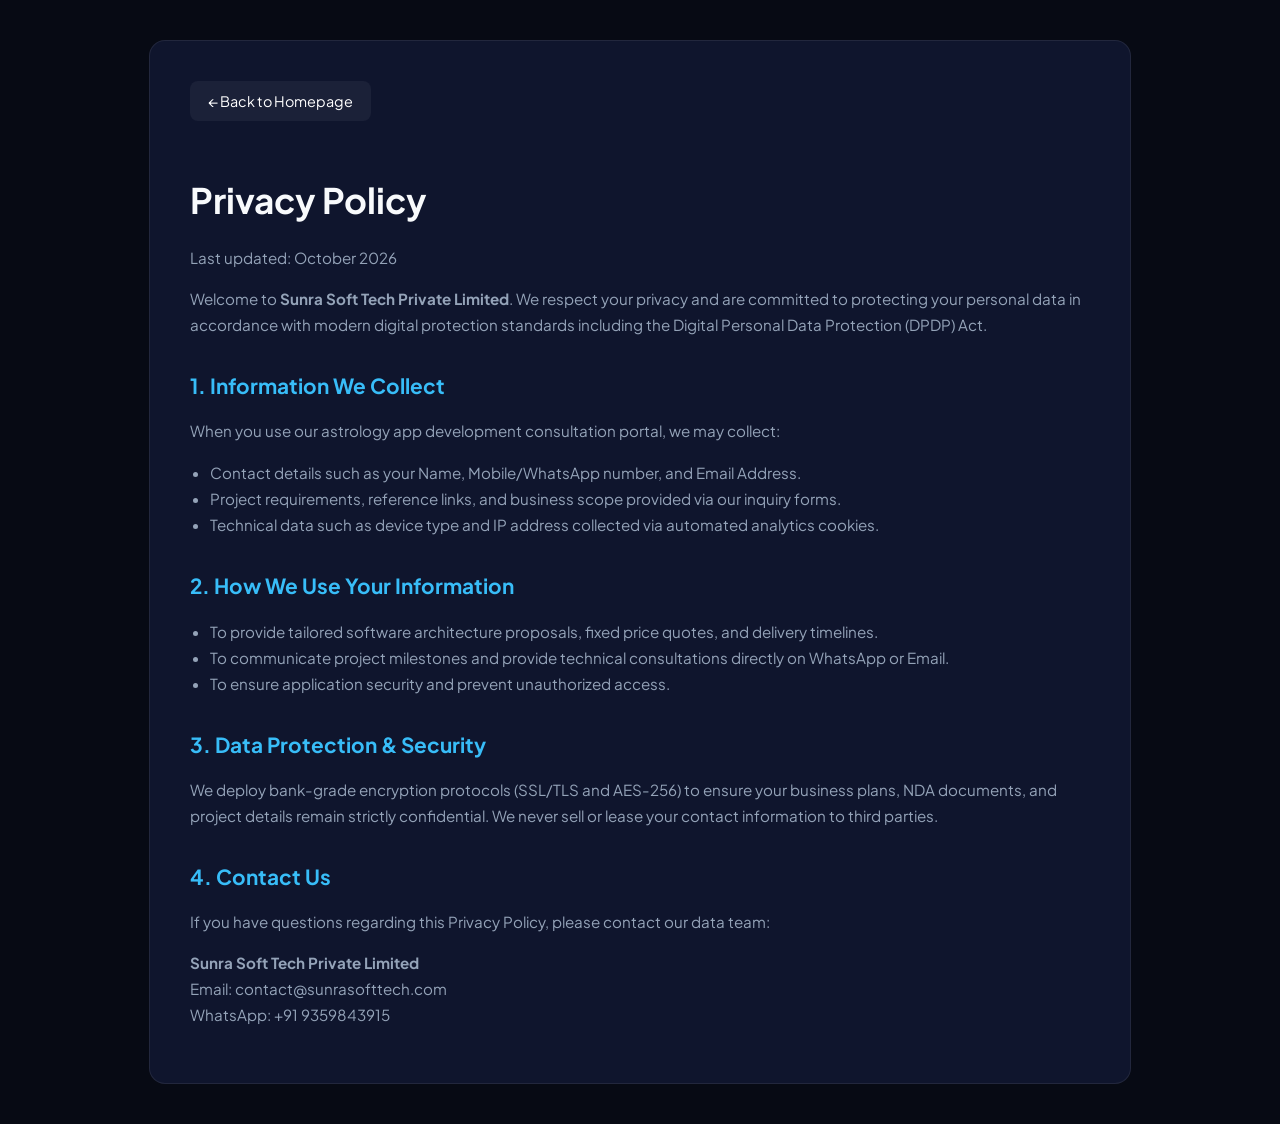
<file: privacy-policy/index.html>
<!DOCTYPE html>
<html lang="en">
<head>
  <meta charset="UTF-8">
  <meta name="viewport" content="width=device-width, initial-scale=1.0">
  <title>Privacy Policy | Sunra Soft Tech Pvt. Ltd.</title>
  <link rel="icon" type="image/x-icon" href="../images/favicon.ico">
  <link rel="preconnect" href="https://fonts.googleapis.com">
  <link rel="preconnect" href="https://fonts.gstatic.com" crossorigin>
  <link href="https://fonts.googleapis.com/css2?family=Plus+Jakarta+Sans:wght@400;500;600;700;800&display=swap" rel="stylesheet">
  <style>
    body {
      font-family: 'Plus Jakarta Sans', sans-serif;
      background-color: #070a14;
      color: #cbd5e1;
      line-height: 1.7;
      padding: 40px 20px;
      margin: 0;
    }
    .container {
      max-width: 900px;
      margin: 0 auto;
      background: #0f152d;
      padding: 40px;
      border-radius: 16px;
      border: 1px solid rgba(255, 255, 255, 0.08);
    }
    h1 {
      color: #f8fafc;
      font-size: 2.2rem;
      margin-bottom: 8px;
    }
    h2 {
      color: #38bdf8;
      font-size: 1.3rem;
      margin-top: 30px;
      margin-bottom: 12px;
    }
    p, li {
      font-size: 0.95rem;
      color: #94a3b8;
    }
    ul {
      padding-left: 20px;
    }
    a {
      color: #f59e0b;
      text-decoration: none;
    }
    .back-btn {
      display: inline-block;
      margin-bottom: 25px;
      background: rgba(255, 255, 255, 0.05);
      padding: 8px 18px;
      border-radius: 8px;
      color: #fff;
      font-size: 0.9rem;
    }
  </style>
</head>
<body>

  <div class="container">
    <a href="../index.html" class="back-btn">&larr; Back to Homepage</a>
    <h1>Privacy Policy</h1>
    <p>Last updated: October 2026</p>

    <p>Welcome to <strong>Sunra Soft Tech Private Limited</strong>. We respect your privacy and are committed to protecting your personal data in accordance with modern digital protection standards including the Digital Personal Data Protection (DPDP) Act.</p>

    <h2>1. Information We Collect</h2>
    <p>When you use our astrology app development consultation portal, we may collect:</p>
    <ul>
      <li>Contact details such as your Name, Mobile/WhatsApp number, and Email Address.</li>
      <li>Project requirements, reference links, and business scope provided via our inquiry forms.</li>
      <li>Technical data such as device type and IP address collected via automated analytics cookies.</li>
    </ul>

    <h2>2. How We Use Your Information</h2>
    <ul>
      <li>To provide tailored software architecture proposals, fixed price quotes, and delivery timelines.</li>
      <li>To communicate project milestones and provide technical consultations directly on WhatsApp or Email.</li>
      <li>To ensure application security and prevent unauthorized access.</li>
    </ul>

    <h2>3. Data Protection & Security</h2>
    <p>We deploy bank-grade encryption protocols (SSL/TLS and AES-256) to ensure your business plans, NDA documents, and project details remain strictly confidential. We never sell or lease your contact information to third parties.</p>

    <h2>4. Contact Us</h2>
    <p>If you have questions regarding this Privacy Policy, please contact our data team:</p>
    <p><strong>Sunra Soft Tech Private Limited</strong><br>
    Email: contact@sunrasofttech.com<br>
    WhatsApp: +91 9359843915</p>
  </div>

</body>
</html>
</file>
<file: style.css>
/* ==========================================================================
   1. Base Resets & Dynamic Multi-Section Color Palette (75way Style Balance)
   ========================================================================== */
:root {
  --primary: #f59e0b;          /* Radiant Solar Gold */
  --primary-hover: #d97706;
  --secondary: #0284c7;        /* Clean Professional Cyan / Sky */
  --secondary-glow: rgba(2, 132, 199, 0.35);
  --bg-dark: #070a14;          /* Midnight Navy for Hero & Clones */
  --bg-surface: #0f152d;       /* Dark Card Surface */
  --bg-surface-elevated: #162042;
  --text-main: #0f172a;
  --text-muted: #64748b;
  --border-dark: rgba(255, 255, 255, 0.09);
  --border-light: #e2e8f0;
  --radius-sm: 8px;
  --radius-md: 14px;
  --radius-lg: 20px;
  --font-family: 'Plus Jakarta Sans', system-ui, -apple-system, sans-serif;
}

*, *::before, *::after {
  box-sizing: border-box;
  margin: 0;
  padding: 0;
}

html, body {
  width: 100%;
  max-width: 100%;
  overflow-x: hidden;
}

html {
  scroll-behavior: smooth;
}

body {
  font-family: var(--font-family);
  background-color: var(--bg-dark);
  color: #f8fafc;
  line-height: 1.6;
}

.container {
  width: 100%;
  max-width: 1320px;
  margin: 0 auto;
  padding: 0 20px;
  position: relative;
}

a {
  color: inherit;
  text-decoration: none;
  transition: all 0.25s ease;
}

ul {
  list-style: none;
}

/* Floating WhatsApp Button */
.whatsapp-float {
  position: fixed;
  bottom: 25px;
  right: 20px;
  width: 54px !important;
  height: 54px !important;
  background-color: #25d366;
  border-radius: 50%;
  display: flex;
  align-items: center;
  justify-content: center;
  box-shadow: 0 10px 25px rgba(37, 211, 102, 0.4);
  z-index: 99999;
  transition: transform 0.3s ease;
  animation: waFloat 3.5s ease-in-out infinite;
}

.whatsapp-float:hover {
  transform: scale(1.12);
  background-color: #20ba5a;
}

.wa-svg {
  width: 28px !important;
  height: 28px !important;
  display: block;
  fill: #ffffff;
}

@keyframes waFloat {
  0%, 100% { transform: translateY(0); }
  50% { transform: translateY(-8px); }
}

/* ==========================================================================
   2. Header & Desktop / Mobile Navigation
   ========================================================================== */
.site-header {
  position: sticky;
  top: 0;
  background-color: rgba(7, 10, 20, 0.95);
  backdrop-filter: blur(14px);
  z-index: 10000;
  border-bottom: 1px solid var(--border-dark);
  width: 100%;
}

.header-container {
  display: flex;
  align-items: center;
  justify-content: space-between;
  height: 75px;
  position: relative;
}

.logo-box {
  background: #ffffff;
  padding: 6px 12px;
  border-radius: 10px;
  box-shadow: 0 0 16px rgba(255, 255, 255, 0.25);
  display: inline-flex;
  align-items: center;
  cursor: pointer;
  transition: all 0.25s ease;
}

.logo-box:hover {
  box-shadow: 0 0 25px rgba(255, 255, 255, 0.5);
  transform: translateY(-1px);
}

.brand-logo {
  height: 30px;
  width: auto;
  max-width: 130px;
  display: block;
  object-fit: contain;
}

.header-right {
  display: flex;
  align-items: center;
  gap: 12px;
}

.main-nav {
  position: static;
}

.nav-list {
  display: flex;
  align-items: center;
  gap: 22px;
  position: static;
}

.nav-item {
  position: static;
}

.nav-link {
  font-size: 0.94rem;
  font-weight: 600;
  color: #e2e8f0;
  padding: 26px 0;
  display: inline-flex;
  align-items: center;
  gap: 4px;
  cursor: pointer;
}

.nav-link:hover {
  color: var(--secondary);
}

.special-ai {
  color: #c084fc;
}

.arrow {
  font-size: 0.72rem;
  transition: transform 0.2s ease;
}

.btn-quote {
  background: linear-gradient(135deg, var(--primary), var(--primary-hover));
  color: #070a14;
  font-size: 0.88rem;
  font-weight: 700;
  padding: 9px 18px;
  border-radius: var(--radius-sm);
  border: none;
  cursor: pointer;
  display: inline-block;
  white-space: nowrap;
  box-shadow: 0 4px 15px rgba(245, 158, 11, 0.25);
}

.btn-quote:hover {
  transform: translateY(-1px);
  box-shadow: 0 6px 20px rgba(245, 158, 11, 0.35);
}

.mobile-menu-btn {
  display: none;
  background: rgba(255, 255, 255, 0.08);
  border: 1px solid rgba(255, 255, 255, 0.2);
  color: #fff;
  font-size: 1.4rem;
  cursor: pointer;
  padding: 6px 12px;
  border-radius: 8px;
  line-height: 1;
}

/* Desktop Centered Mega Dropdown */
.has-mega:hover .mega-dropdown {
  opacity: 1;
  visibility: visible;
  transform: translateX(-50%) translateY(0);
}

.has-mega:hover .arrow {
  transform: rotate(180deg);
}

.mega-dropdown {
  position: absolute;
  top: 100%;
  left: 50%;
  transform: translateX(-50%) translateY(12px);
  background-color: #ffffff;
  color: #0f172a;
  border-radius: var(--radius-md);
  box-shadow: 0 25px 60px rgba(0, 0, 0, 0.75);
  display: flex;
  opacity: 0;
  visibility: hidden;
  transition: all 0.25s cubic-bezier(0.16, 1, 0.3, 1);
  z-index: 10001;
  overflow: hidden;
  width: 800px;
  max-width: 95vw;
}

.mega-left {
  padding: 24px;
  flex: 1;
}

.mega-left.full-width {
  width: 100%;
}

.mega-title-bar {
  display: flex;
  align-items: center;
  gap: 12px;
  margin-bottom: 18px;
  border-bottom: 1px solid #f1f5f9;
  padding-bottom: 12px;
}

.icon-circle {
  width: 38px;
  height: 38px;
  border-radius: 8px;
  background: #ecfeff;
  display: flex;
  align-items: center;
  justify-content: center;
  font-size: 1.15rem;
}

.cyan-bg { background: #e0f2fe; }
.gold-bg { background: #fef3c7; }

.mega-title-bar h4 {
  font-size: 1.02rem;
  font-weight: 700;
  color: #0f172a;
}

.mega-title-bar p {
  font-size: 0.78rem;
  color: #64748b;
}

.mega-links-grid-2 {
  display: grid;
  grid-template-columns: 1fr 1fr;
  gap: 10px;
}

.mega-cell {
  display: flex;
  align-items: center;
  gap: 10px;
  padding: 8px 10px;
  border-radius: var(--radius-sm);
  color: #334155;
  font-size: 0.88rem;
  font-weight: 500;
}

.mega-cell:hover {
  background: #f8fafc;
  color: var(--secondary);
}

.mega-cell strong {
  display: block;
  color: #0f172a;
  font-size: 0.86rem;
}

.mega-cell span {
  font-size: 0.75rem;
  color: #64748b;
}

.mega-sidebar-dark {
  background: linear-gradient(180deg, #090e1f, #131b38);
  color: #ffffff;
  width: 250px;
  padding: 24px;
  display: flex;
  flex-direction: column;
  justify-content: space-between;
}

.side-head {
  display: flex;
  align-items: center;
  gap: 10px;
  margin-bottom: 16px;
}

.side-head h5 {
  font-size: 0.95rem;
  color: #fff;
}

.side-head p {
  font-size: 0.75rem;
  color: #94a3b8;
}

.side-badge-list {
  display: flex;
  flex-direction: column;
  gap: 10px;
  margin-bottom: 20px;
}

.side-pill {
  background: rgba(255, 255, 255, 0.06);
  padding: 8px 12px;
  border-radius: var(--radius-sm);
  font-size: 0.8rem;
  color: #cbd5e1;
}

.side-pill strong {
  color: var(--secondary);
  margin-right: 4px;
}

.services-nav-col {
  width: 200px;
  background: #f8fafc;
  border-right: 1px solid #e2e8f0;
  padding: 16px 10px;
  display: flex;
  flex-direction: column;
  gap: 4px;
}

.svc-nav-item {
  padding: 10px 14px;
  font-size: 0.85rem;
  font-weight: 600;
  color: #475569;
  border-radius: var(--radius-sm);
  cursor: pointer;
}

.svc-nav-item.active,
.svc-nav-item:hover {
  background: #e0f2fe;
  color: #0284c7;
}

.services-content-col {
  padding: 24px;
  flex: 1;
}

.services-content-col h4 {
  font-size: 1.05rem;
  margin-bottom: 16px;
  color: #0f172a;
}

.industry-grid {
  display: grid;
  grid-template-columns: repeat(3, 1fr);
  gap: 12px;
}

.ind-item {
  display: flex;
  align-items: center;
  gap: 8px;
  padding: 8px 10px;
  border-radius: var(--radius-sm);
  font-size: 0.85rem;
  color: #334155;
  font-weight: 500;
}

.ind-item:hover {
  background: #f1f5f9;
  color: #0284c7;
}

.company-stat-card {
  background: rgba(255, 255, 255, 0.05);
  border: 1px solid rgba(255, 255, 255, 0.1);
  padding: 12px 16px;
  border-radius: var(--radius-sm);
  margin-bottom: 10px;
}

.company-stat-card h3 {
  font-size: 1.4rem;
  color: var(--primary);
  font-weight: 800;
}

.company-stat-card span {
  font-size: 0.78rem;
  color: #94a3b8;
}

/* ==========================================================================
   3. Hero Section (Deep Nebula Night Theme)
   ========================================================================== */
.hero-section {
  position: relative;
  padding: 50px 0 70px;
  overflow: hidden;
  background: radial-gradient(circle at 75% 30%, #12193b 0%, var(--bg-dark) 70%);
  width: 100%;
}

.hero-video-container {
  position: absolute;
  top: 0;
  left: 0;
  width: 100%;
  height: 100%;
  overflow: hidden;
  z-index: 1;
  pointer-events: none;
}

.hero-video-bg {
  width: 100%;
  height: 100%;
  object-fit: cover;
  opacity: 0.32;
}

.hero-video-overlay {
  position: absolute;
  top: 0;
  left: 0;
  width: 100%;
  height: 100%;
  background: radial-gradient(circle at 70% 40%, rgba(6, 182, 212, 0.12) 0%, rgba(7, 10, 20, 0.92) 80%);
}

.hero-grid {
  position: relative;
  z-index: 3;
  display: grid;
  grid-template-columns: 48% 52%;
  align-items: center;
  gap: 20px;
}

.badge-pill {
  display: inline-flex;
  align-items: center;
  gap: 6px;
  background: rgba(2, 132, 199, 0.15);
  color: #38bdf8;
  border: 1px solid rgba(2, 132, 199, 0.35);
  padding: 6px 14px;
  border-radius: 50px;
  font-size: 0.82rem;
  font-weight: 600;
  margin-bottom: 18px;
}

.hero-title {
  font-size: 3.2rem;
  line-height: 1.12;
  font-weight: 800;
  margin-bottom: 16px;
  letter-spacing: -0.5px;
  word-break: break-word;
}

.hero-title span {
  background: linear-gradient(135deg, var(--primary), #38bdf8);
  -webkit-background-clip: text;
  -webkit-text-fill-color: transparent;
}

.hero-subtitle {
  font-size: 1.35rem;
  font-weight: 700;
  color: #f1f5f9;
  margin-bottom: 14px;
}

.hero-desc {
  font-size: 1.02rem;
  color: #94a3b8;
  margin-bottom: 10px;
  max-width: 520px;
}

.hero-highlight {
  font-size: 1rem;
  color: #e2e8f0;
  margin-bottom: 26px;
}

.hero-highlight strong {
  color: var(--primary);
}

.btn-primary {
  display: inline-flex;
  align-items: center;
  justify-content: center;
  gap: 10px;
  background: linear-gradient(135deg, var(--primary), var(--primary-hover));
  color: #070a14;
  font-weight: 700;
  padding: 14px 28px;
  border-radius: var(--radius-sm);
  font-size: 1rem;
  border: none;
  cursor: pointer;
  box-shadow: 0 4px 18px rgba(245, 158, 11, 0.3);
  max-width: 100%;
}

.btn-primary:hover {
  transform: translateY(-2px);
  box-shadow: 0 6px 24px rgba(245, 158, 11, 0.4);
}

.hero-stats-box {
  display: flex;
  gap: 16px;
  background: rgba(255, 255, 255, 0.04);
  border: 1px solid rgba(255, 255, 255, 0.1);
  padding: 16px 20px;
  border-radius: var(--radius-md);
  margin-top: 32px;
  margin-bottom: 20px;
  backdrop-filter: blur(10px);
  max-width: 520px;
  width: 100%;
}

.stat-col {
  display: flex;
  align-items: center;
  gap: 8px;
  border-right: 1px solid rgba(255, 255, 255, 0.1);
  padding-right: 14px;
}

.stat-col:last-child {
  border-right: none;
  padding-right: 0;
}

.stat-icon {
  font-size: 1.35rem;
}

.stat-data strong {
  display: block;
  font-size: 1.15rem;
  font-weight: 800;
  color: #fff;
  line-height: 1.1;
}

.stat-data span {
  font-size: 0.75rem;
  color: #94a3b8;
}

.hero-check-tags {
  display: flex;
  flex-wrap: wrap;
  gap: 10px;
}

.check-tag {
  background: rgba(255, 255, 255, 0.05);
  border: 1px solid rgba(255, 255, 255, 0.1);
  padding: 6px 14px;
  border-radius: 50px;
  font-size: 0.8rem;
  color: #cbd5e1;
}

/* Mockup Wrapper */
.hero-mockup-wrapper {
  position: relative;
  display: flex;
  justify-content: center;
  align-items: center;
  width: 100%;
  min-height: 560px;
  overflow: visible;
}

.mockup-inner {
  position: relative;
  animation: floatMockup 5s ease-in-out infinite;
  width: 100%;
  max-width: 540px;
  display: flex;
  justify-content: center;
  align-items: center;
}

.phone-mockup-img {
  width: 100%;
  height: auto;
  max-width: 100%;
  display: block;
  filter: drop-shadow(0 25px 40px rgba(0, 0, 0, 0.85));
}

@keyframes floatMockup {
  0%, 100% { transform: translateY(0); }
  50% { transform: translateY(-10px); }
}

.float-badge {
  position: absolute;
  background: #ffffff;
  color: #0f172a;
  border-radius: var(--radius-md);
  padding: 10px 14px;
  box-shadow: 0 16px 36px rgba(0, 0, 0, 0.45);
  display: flex;
  align-items: center;
  gap: 8px;
  z-index: 10;
  white-space: nowrap;
}

.badge-icon {
  width: 28px;
  height: 28px;
  object-fit: contain;
}

.badge-icon-sm {
  width: 16px;
  height: 16px;
  object-fit: contain;
}

.badge-text {
  display: flex;
  flex-direction: column;
}

.badge-bold {
  font-size: 0.82rem;
  font-weight: 700;
  color: #0f172a;
}

.badge-sub {
  font-size: 0.7rem;
  color: #64748b;
}

.badge-top-left {
  top: 40px;
  left: -20px;
  animation: badgeFloat1 4.5s ease-in-out infinite;
}

.badge-top-right {
  top: 40px;
  right: -15px;
  animation: badgeFloat2 5s ease-in-out infinite;
}

.badge-mid-right {
  top: 50%;
  right: -5px;
  transform: translateY(-50%);
  background: #10b981;
  color: #fff;
  padding: 8px 16px;
  border-radius: 50px;
  animation: badgeFloat3 4s ease-in-out infinite;
  z-index: 15;
}

.badge-bottom-right {
  bottom: 30px;
  right: -20px;
  animation: badgeFloat1 4.8s ease-in-out infinite;
}

.badge-bottom-left {
  bottom: 30px;
  left: -20px;
  background: #f59e0b;
  color: #fff;
  animation: badgeFloat2 5.2s ease-in-out infinite;
}

.badge-bottom-left .badge-bold { color: #fff; }
.badge-bottom-left .badge-sub { color: rgba(255, 255, 255, 0.9); }

@keyframes badgeFloat1 {
  0%, 100% { transform: translateY(0); }
  50% { transform: translateY(-8px); }
}

@keyframes badgeFloat2 {
  0%, 100% { transform: translateY(0); }
  50% { transform: translateY(8px); }
}

@keyframes badgeFloat3 {
  0%, 100% { transform: translateY(-50%); }
  50% { transform: translateY(calc(-50% - 6px)); }
}

/* ==========================================================================
   4. TARATALK PROVEN CASE STUDY SECTION
   ========================================================================== */
.taraatalk-case-study {
  padding: 60px 0;
  background: linear-gradient(180deg, #090e21, #0f1635);
  border-top: 1px solid var(--border-dark);
  border-bottom: 1px solid var(--border-dark);
}

.case-study-card {
  background: rgba(19, 25, 54, 0.7);
  border: 1px solid rgba(2, 132, 199, 0.3);
  border-radius: var(--radius-lg);
  padding: 36px;
  display: grid;
  grid-template-columns: 1.2fr 0.8fr;
  gap: 35px;
  align-items: center;
  box-shadow: 0 20px 50px rgba(0, 0, 0, 0.5);
}

.case-study-content .tag-verified {
  display: inline-flex;
  align-items: center;
  gap: 6px;
  background: rgba(16, 185, 129, 0.15);
  color: #10b981;
  border: 1px solid rgba(16, 185, 129, 0.3);
  padding: 6px 14px;
  border-radius: 50px;
  font-size: 0.8rem;
  font-weight: 700;
  margin-bottom: 16px;
}

.case-study-header {
  display: flex;
  align-items: center;
  gap: 16px;
  margin-bottom: 16px;
}

.taraatalk-logo-img {
  width: 64px;
  height: 64px;
  border-radius: 16px;
  box-shadow: 0 8px 25px rgba(245, 158, 11, 0.3);
  background: #ffd600;
  flex-shrink: 0;
}

.case-study-header h3 {
  font-size: 1.6rem;
  font-weight: 800;
  color: #fff;
}

.case-study-header p {
  font-size: 0.88rem;
  color: #38bdf8;
  font-weight: 600;
}

.case-metrics-grid {
  display: grid;
  grid-template-columns: repeat(3, 1fr);
  gap: 12px;
  margin: 22px 0;
}

.metric-box {
  background: rgba(255, 255, 255, 0.03);
  border: 1px solid rgba(255, 255, 255, 0.08);
  padding: 14px 10px;
  border-radius: var(--radius-sm);
  text-align: center;
}

.metric-box strong {
  display: block;
  font-size: 1.2rem;
  font-weight: 800;
  color: var(--primary);
}

.metric-box span {
  font-size: 0.74rem;
  color: var(--text-muted);
}

.btn-playstore {
  display: inline-flex;
  align-items: center;
  gap: 10px;
  background: #0f172a;
  border: 1px solid rgba(2, 132, 199, 0.4);
  color: #fff;
  padding: 12px 20px;
  border-radius: var(--radius-sm);
  font-weight: 700;
  font-size: 0.88rem;
  transition: all 0.25s ease;
  max-width: 100%;
}

.btn-playstore:hover {
  background: #1e293b;
  border-color: #38bdf8;
  transform: translateY(-2px);
}

.case-study-preview {
  background: rgba(255, 255, 255, 0.02);
  border: 1px solid rgba(255, 255, 255, 0.06);
  border-radius: var(--radius-md);
  padding: 22px;
}

.case-study-preview h4 {
  font-size: 1.05rem;
  color: #fff;
  margin-bottom: 12px;
}

.case-features-list li {
  font-size: 0.86rem;
  color: #94a3b8;
  margin-bottom: 10px;
  display: flex;
  align-items: flex-start;
  gap: 8px;
}

.case-features-list li span {
  color: var(--secondary);
}

/* Common Section Typography */
.section-title {
  text-align: center;
  margin-bottom: 40px;
}

.section-title h2 {
  font-size: 2.2rem;
  font-weight: 800;
  margin-bottom: 12px;
}

.section-title p {
  max-width: 680px;
  margin: 0 auto;
  font-size: 0.95rem;
}

.pill-tag {
  display: inline-block;
  padding: 4px 14px;
  border-radius: 50px;
  font-size: 0.76rem;
  font-weight: 700;
  margin-bottom: 12px;
  text-transform: uppercase;
  letter-spacing: 1px;
}

.section-padding {
  padding: 70px 0;
}

.grid-3 {
  display: grid;
  grid-template-columns: repeat(3, 1fr);
  gap: 24px;
}

.grid-4 {
  display: grid;
  grid-template-columns: repeat(4, 1fr);
  gap: 18px;
}

/* ==========================================================================
   SECTION 1: CLONE SOLUTIONS (Rich Royal Indigo Dark Theme)
   ========================================================================== */
.section-clones {
  background: linear-gradient(180deg, #070a14 0%, #0d122b 100%);
  color: #fff;
}

.section-clones .pill-tag {
  background: rgba(2, 132, 199, 0.15);
  color: #38bdf8;
  border: 1px solid rgba(2, 132, 199, 0.3);
}

.section-clones p {
  color: #94a3b8;
}

.clone-card {
  background: #111836;
  border: 1px solid rgba(255, 255, 255, 0.08);
  border-radius: var(--radius-md);
  padding: 26px;
  transition: all 0.3s cubic-bezier(0.16, 1, 0.3, 1);
  display: flex;
  flex-direction: column;
  justify-content: space-between;
}

.clone-card:hover {
  transform: translateY(-8px);
  border-color: #38bdf8;
  background: #162046;
  box-shadow: 0 16px 36px rgba(0, 0, 0, 0.5);
}

.clone-card .badge-model {
  font-size: 0.75rem;
  font-weight: 700;
  color: #38bdf8;
  background: rgba(56, 189, 248, 0.1);
  padding: 4px 10px;
  border-radius: 4px;
  display: inline-block;
  margin-bottom: 14px;
}

.clone-card h3 {
  font-size: 1.3rem;
  color: #fff;
  margin-bottom: 10px;
}

.clone-card p {
  font-size: 0.88rem;
  color: #94a3b8;
  margin-bottom: 18px;
}

.clone-card ul li {
  font-size: 0.85rem;
  color: #cbd5e1;
  margin-bottom: 8px;
}

/* ==========================================================================
   SECTION 2: SPECIALIZED SOLUTIONS (Crisp Clean White / Light Theme)
   ========================================================================== */
.section-specialized-light {
  background: #ffffff;
  color: #0f172a;
  border-top: 1px solid var(--border-light);
  border-bottom: 1px solid var(--border-light);
}

.section-specialized-light .pill-tag {
  background: #e0f2fe;
  color: #0369a1;
  border: 1px solid #bae6fd;
}

.section-specialized-light h2 {
  color: #0f172a;
}

.section-specialized-light h2 span {
  color: #0284c7;
}

.section-specialized-light p {
  color: #64748b;
}

.spec-card-light {
  background: #f8fafc;
  border: 1px solid #e2e8f0;
  padding: 24px;
  border-radius: var(--radius-md);
  transition: all 0.3s cubic-bezier(0.16, 1, 0.3, 1);
}

.spec-card-light:hover {
  transform: translateY(-8px);
  border-color: #38bdf8;
  background: #ffffff;
  box-shadow: 0 16px 32px rgba(2, 132, 199, 0.1);
}

.spec-icon {
  font-size: 2rem;
  margin-bottom: 12px;
  display: inline-block;
}

.spec-card-light h3 {
  font-size: 1.15rem;
  color: #0f172a;
  margin-bottom: 8px;
}

.spec-card-light p {
  font-size: 0.86rem;
  color: #475569;
}

/* ==========================================================================
   SECTION 3: COMPREHENSIVE PLATFORM FEATURES (Soft Warm Cream / Spiritual)
   ========================================================================== */
.section-features-warm {
  background: #fefce8;
  color: #1c1917;
  border-bottom: 1px solid #fef08a;
}

.section-features-warm .pill-tag {
  background: #fef3c7;
  color: #b45309;
  border: 1px solid #fde68a;
}

.section-features-warm h2 {
  color: #1c1917;
}

.section-features-warm h2 span {
  color: #d97706;
}

.section-features-warm p {
  color: #78716c;
}

.feat-card-warm {
  background: #ffffff;
  border: 1px solid #fef08a;
  padding: 24px;
  border-radius: var(--radius-md);
  box-shadow: 0 4px 15px rgba(217, 119, 6, 0.05);
  transition: all 0.3s cubic-bezier(0.16, 1, 0.3, 1);
}

.feat-card-warm:hover {
  transform: translateY(-8px);
  border-color: #f59e0b;
  box-shadow: 0 16px 36px rgba(217, 119, 6, 0.14);
}

.feat-icon {
  font-size: 1.8rem;
  margin-bottom: 12px;
}

.feat-card-warm h3 {
  font-size: 1.15rem;
  color: #1c1917;
  margin-bottom: 8px;
}

.feat-card-warm p {
  font-size: 0.86rem;
  color: #57534e;
}

/* ==========================================================================
   SECTION 4: SECURITY & COMPLIANCE (Deep Vault Slate)
   ========================================================================== */
.section-security-slate {
  background: #090e1a;
  color: #fff;
  border-bottom: 1px solid var(--border-dark);
}

.section-security-slate .pill-tag {
  background: rgba(16, 185, 129, 0.15);
  color: #10b981;
  border: 1px solid rgba(16, 185, 129, 0.3);
}

.section-security-slate p {
  color: #94a3b8;
}

.sec-card-slate {
  background: #0f172a;
  border: 1px solid rgba(255, 255, 255, 0.08);
  padding: 24px;
  border-radius: var(--radius-md);
  transition: all 0.3s ease;
}

.sec-card-slate:hover {
  transform: translateY(-6px);
  border-color: #10b981;
  box-shadow: 0 12px 30px rgba(16, 185, 129, 0.12);
}

.sec-card-slate h4 {
  font-size: 1.05rem;
  color: #fff;
  margin-bottom: 8px;
  display: flex;
  align-items: center;
  gap: 8px;
}

.sec-card-slate p {
  font-size: 0.85rem;
  color: #94a3b8;
}

/* ==========================================================================
   SECTION 5: OUR 6-PHASE PROCESS (Crisp White with Dynamic Interactive Hover)
   ========================================================================== */
.section-process-white {
  background: #ffffff;
  color: #0f172a;
  border-bottom: 1px solid var(--border-light);
}

.section-process-white .pill-tag {
  background: #ede9fe;
  color: #6d28d9;
  border: 1px solid #ddd6fe;
}

.section-process-white h2 {
  color: #0f172a;
}

.section-process-white h2 span {
  color: #6d28d9;
}

.section-process-white p {
  color: #64748b;
}

.step-box-interactive {
  background: #f8fafc;
  border: 1px solid #e2e8f0;
  padding: 26px;
  border-radius: var(--radius-md);
  position: relative;
  cursor: pointer;
  transition: all 0.35s cubic-bezier(0.16, 1, 0.3, 1);
}

.step-box-interactive:hover {
  transform: translateY(-8px);
  background: #ffffff;
  border-color: #6d28d9;
  box-shadow: 0 18px 36px rgba(109, 40, 217, 0.12);
}

.step-num-interactive {
  font-size: 1.8rem;
  font-weight: 800;
  color: #6d28d9;
  display: block;
  margin-bottom: 6px;
  transition: transform 0.3s ease;
}

.step-box-interactive:hover .step-num-interactive {
  transform: scale(1.15) translateX(4px);
}

.step-box-interactive h4 {
  font-size: 1.1rem;
  color: #0f172a;
  margin-bottom: 8px;
}

.step-box-interactive p {
  font-size: 0.86rem;
  color: #475569;
}

/* ==========================================================================
   SECTION 6: TECHNOLOGY STACK (Royal Dark Navy)
   ========================================================================== */
.section-tech-dark {
  background: #090e1f;
  color: #fff;
  border-bottom: 1px solid var(--border-dark);
}

.section-tech-dark .pill-tag {
  background: rgba(2, 132, 199, 0.15);
  color: #38bdf8;
  border: 1px solid rgba(2, 132, 199, 0.3);
}

.section-tech-dark p {
  color: #94a3b8;
}

.tech-card-interactive {
  background: #111736;
  border: 1px solid rgba(255, 255, 255, 0.08);
  padding: 24px;
  border-radius: var(--radius-md);
  text-align: center;
  transition: all 0.3s ease;
}

.tech-card-interactive:hover {
  transform: translateY(-6px);
  border-color: #38bdf8;
  box-shadow: 0 15px 35px rgba(2, 132, 199, 0.15);
}

.tech-card-interactive h4 {
  color: #38bdf8;
  margin-bottom: 8px;
  font-size: 1.05rem;
}

.tech-card-interactive p {
  color: #cbd5e1;
  font-size: 0.86rem;
}

/* ==========================================================================
   SECTION 7: WHY SUNRA SOFT TECH (Ice Green Tech Surface)
   ========================================================================== */
.section-why-ice {
  background: #f0fdf4;
  color: #0f172a;
  border-bottom: 1px solid #dcfce7;
}

.section-why-ice .pill-tag {
  background: #dcfce7;
  color: #15803d;
  border: 1px solid #bbf7d0;
}

.section-why-ice h2 {
  color: #0f172a;
}

.section-why-ice h2 span {
  color: #16a34a;
}

.section-why-ice p {
  color: #64748b;
}

.why-card-ice {
  background: #ffffff;
  border: 1px solid #dcfce7;
  padding: 26px;
  border-radius: var(--radius-md);
  box-shadow: 0 4px 15px rgba(22, 163, 74, 0.05);
  transition: all 0.3s ease;
}

.why-card-ice:hover {
  transform: translateY(-8px);
  border-color: #16a34a;
  box-shadow: 0 16px 36px rgba(22, 163, 74, 0.12);
}

.why-card-ice h4 {
  font-size: 1.1rem;
  color: #15803d;
  margin-bottom: 8px;
}

.why-card-ice p {
  font-size: 0.86rem;
  color: #475569;
}

/* ==========================================================================
   SECTION 8: AT A GLANCE COMPARISON TABLE (Clean Pure White)
   ========================================================================== */
.section-table-white {
  background: #ffffff;
  color: #0f172a;
  border-bottom: 1px solid var(--border-light);
}

.section-table-white .pill-tag {
  background: #e0f2fe;
  color: #0369a1;
  border: 1px solid #bae6fd;
}

.section-table-white h2 {
  color: #0f172a;
}

.section-table-white p {
  color: #64748b;
}

.table-container-light {
  background: #ffffff;
  border: 1px solid var(--border-light);
  border-radius: var(--radius-md);
  overflow-x: auto;
  box-shadow: 0 6px 20px rgba(0, 0, 0, 0.03);
  -webkit-overflow-scrolling: touch;
}

table {
  width: 100%;
  min-width: 600px;
  border-collapse: collapse;
  text-align: left;
}

th, td {
  padding: 16px 18px;
  border-bottom: 1px solid var(--border-light);
  font-size: 0.9rem;
}

th {
  background: #f8fafc;
  color: #0369a1;
  font-weight: 700;
}

td {
  color: #334155;
}

/* ==========================================================================
   SECTION 9: FAQS (INTERACTIVE ACCORDION - Dark Velvet)
   ========================================================================== */
.section-faq-dark {
  background: #070a14;
  color: #fff;
}

.section-faq-dark .pill-tag {
  background: rgba(2, 132, 199, 0.15);
  color: #38bdf8;
  border: 1px solid rgba(2, 132, 199, 0.3);
}

.section-faq-dark p {
  color: #94a3b8;
}

.faq-container {
  max-width: 900px;
  margin: 0 auto;
}

.faq-item {
  background: #101633;
  border: 1px solid rgba(255, 255, 255, 0.08);
  border-radius: var(--radius-sm);
  margin-bottom: 14px;
  overflow: hidden;
  transition: all 0.25s ease;
}

.faq-item:hover {
  border-color: #38bdf8;
}

.faq-question {
  padding: 18px 20px;
  font-size: 1rem;
  font-weight: 700;
  color: #fff;
  cursor: pointer;
  display: flex;
  justify-content: space-between;
  align-items: center;
}

.faq-answer {
  padding: 0 20px 18px;
  font-size: 0.9rem;
  color: #94a3b8;
  line-height: 1.6;
  display: none;
}

.faq-item.active .faq-answer {
  display: block;
}

.faq-item.active .faq-toggle {
  transform: rotate(45deg);
  color: var(--primary);
}

.faq-toggle {
  font-size: 1.3rem;
  transition: transform 0.2s ease;
}

/* ==========================================================================
   SECTION 10: RELATED ON-DEMAND HUBS (Light Slate Grid)
   ========================================================================== */
.section-related-light {
  background: #f1f5f9;
  color: #0f172a;
  border-top: 1px solid var(--border-light);
  border-bottom: 1px solid var(--border-light);
}

.section-related-light .pill-tag {
  background: #e2e8f0;
  color: #334155;
  border: 1px solid #cbd5e1;
}

.section-related-light h2 {
  color: #0f172a;
}

.section-related-light p {
  color: #64748b;
}

.related-grid {
  display: grid;
  grid-template-columns: repeat(4, 1fr);
  gap: 16px;
}

.related-card-light {
  background: #ffffff;
  border: 1px solid #e2e8f0;
  padding: 16px 18px;
  border-radius: var(--radius-sm);
  display: flex;
  align-items: center;
  justify-content: space-between;
  font-size: 0.88rem;
  color: #1e293b;
  font-weight: 600;
  box-shadow: 0 2px 8px rgba(0, 0, 0, 0.04);
  transition: all 0.25s ease;
}

.related-card-light:hover {
  border-color: #0284c7;
  color: #0284c7;
  transform: translateX(4px);
  box-shadow: 0 6px 16px rgba(2, 132, 199, 0.12);
}

/* ==========================================================================
   SECTION 11: BOOK A FREE CONSULTATION FORM
   ========================================================================== */
.consultation-section {
  background-color: #070a14;
  padding: 80px 0;
}

.consultation-wrapper {
  display: grid;
  grid-template-columns: 1fr 1.1fr;
  gap: 40px;
  background: #0d1226;
  border: 1px solid var(--border-dark);
  border-radius: var(--radius-lg);
  padding: 40px;
}

.consultation-info h2 {
  font-size: 2.1rem;
  font-weight: 800;
  margin-bottom: 14px;
  line-height: 1.2;
}

.consultation-info h2 span {
  color: var(--primary);
}

.response-badge {
  display: inline-block;
  background: rgba(16, 185, 129, 0.15);
  color: #10b981;
  border: 1px solid rgba(16, 185, 129, 0.3);
  padding: 6px 14px;
  border-radius: 50px;
  font-size: 0.8rem;
  font-weight: 700;
  margin-bottom: 18px;
}

.consultation-info p {
  color: #94a3b8;
  font-size: 0.92rem;
  margin-bottom: 20px;
}

.company-bullets p {
  color: #e2e8f0;
  font-size: 0.88rem;
  margin-bottom: 10px;
}

.consultation-form-card {
  background: #080c1a;
  padding: 30px;
  border-radius: var(--radius-md);
  border: 1px solid var(--border-dark);
}

.form-group {
  margin-bottom: 14px;
}

.form-group label {
  display: block;
  font-size: 0.85rem;
  color: #94a3b8;
  margin-bottom: 6px;
}

.form-group label .required {
  color: #ef4444;
}

.form-group label .optional {
  color: #64748b;
  font-size: 0.78rem;
}

.form-group input,
.form-group select,
.form-group textarea {
  width: 100%;
  padding: 12px 14px;
  background: #0f152d;
  border: 1px solid var(--border-dark);
  border-radius: var(--radius-sm);
  color: #fff;
  font-family: inherit;
  font-size: 0.92rem;
}

.form-group textarea {
  resize: vertical;
  min-height: 85px;
}

.form-group input:focus,
.form-group select:focus,
.form-group textarea:focus {
  outline: none;
  border-color: #38bdf8;
}

.btn-block {
  width: 100%;
  border: none;
  cursor: pointer;
}

/* Modal Popup */
.modal-overlay {
  position: fixed;
  top: 0;
  left: 0;
  width: 100%;
  height: 100%;
  background: rgba(0, 0, 0, 0.82);
  backdrop-filter: blur(8px);
  z-index: 999999;
  display: flex;
  align-items: center;
  justify-content: center;
  opacity: 0;
  visibility: hidden;
  transition: all 0.25s ease;
  padding: 20px;
}

.modal-overlay.active {
  opacity: 1;
  visibility: visible;
}

.modal-card {
  background: #0e142c;
  border: 1px solid rgba(255, 255, 255, 0.15);
  border-radius: var(--radius-md);
  padding: 28px;
  width: 100%;
  max-width: 440px;
  position: relative;
}

.close-modal {
  position: absolute;
  top: 14px;
  right: 18px;
  font-size: 1.5rem;
  cursor: pointer;
  color: #94a3b8;
}

.close-modal:hover {
  color: #fff;
}

/* ==========================================================================
   12. Footer with Live Working Links & Privacy Policy Link
   ========================================================================== */
.site-footer {
  background-color: #04060e;
  border-top: 1px solid var(--border-dark);
  padding: 50px 0 25px;
}

.footer-content {
  display: grid;
  grid-template-columns: 2fr 1.2fr 1.2fr 1fr;
  gap: 28px;
  margin-bottom: 35px;
}

.footer-brand p {
  color: #94a3b8;
  font-size: 0.88rem;
  max-width: 360px;
  margin-top: 14px;
}

.footer-col h4 {
  font-size: 0.98rem;
  color: #fff;
  margin-bottom: 14px;
  border-left: 3px solid #0284c7;
  padding-left: 8px;
}

.footer-col li {
  margin-bottom: 8px;
}

.footer-col a {
  color: #94a3b8;
  font-size: 0.86rem;
  display: inline-block;
}

.footer-col a:hover {
  color: #38bdf8;
  transform: translateX(3px);
}

.footer-bottom {
  border-top: 1px solid rgba(255, 255, 255, 0.05);
  padding-top: 22px;
  color: #64748b;
  font-size: 0.8rem;
  text-align: center;
}

.footer-legal-links {
  margin-top: 8px;
  display: flex;
  justify-content: center;
  gap: 20px;
}

.footer-legal-links a {
  color: #94a3b8;
  text-decoration: underline;
  font-size: 0.8rem;
}

.footer-legal-links a:hover {
  color: var(--primary);
}

/* ==========================================================================
   13. Responsive Breakpoints
   ========================================================================== */
@media (max-width: 1200px) {
  .hero-grid { grid-template-columns: 48% 52%; }
  .case-study-card { grid-template-columns: 1fr; }
  .grid-3, .grid-4 { grid-template-columns: repeat(2, 1fr); }
  .related-grid { grid-template-columns: repeat(2, 1fr); }
  .footer-content { grid-template-columns: repeat(2, 1fr); }
}

@media (max-width: 992px) {
  .header-container {
    height: 70px;
  }
  .mobile-menu-btn {
    display: inline-flex;
    align-items: center;
    justify-content: center;
  }
  .header-right .btn-quote {
    display: none; /* Mobile par header clean rakhne ke liye */
  }
  .main-nav {
    display: none;
    position: absolute;
    top: 70px;
    left: 0;
    width: 100%;
    background: #080c1d;
    border-bottom: 1px solid rgba(255, 255, 255, 0.12);
    padding: 20px 24px;
    box-shadow: 0 20px 40px rgba(0,0,0,0.9);
  }
  .main-nav.active {
    display: block;
  }
  .nav-list {
    flex-direction: column;
    align-items: flex-start;
    gap: 12px;
    width: 100%;
  }
  .nav-item {
    width: 100%;
    border-bottom: 1px solid rgba(255, 255, 255, 0.05);
    padding-bottom: 10px;
  }
  .nav-link {
    padding: 6px 0;
    font-size: 1.05rem;
    display: flex;
    justify-content: space-between;
    width: 100%;
  }
  .has-mega .mega-dropdown {
    position: static;
    transform: none !important;
    box-shadow: none;
    width: 100%;
    max-width: 100%;
    display: none;
    flex-direction: column;
    background: #0f1636;
    border-radius: 8px;
    margin-top: 10px;
  }
  .has-mega.open .mega-dropdown {
    display: flex;
    opacity: 1;
    visibility: visible;
  }
  .has-mega.open .arrow {
    transform: rotate(180deg);
  }
  .mega-left {
    padding: 16px;
    width: 100%;
  }
  .mega-links-grid-2 {
    grid-template-columns: 1fr;
  }
  .mega-cell {
    color: #e2e8f0;
  }
  .mega-sidebar-dark {
    display: none;
  }
  .services-nav-col {
    width: 100%;
    border-right: none;
    border-bottom: 1px solid rgba(255, 255, 255, 0.08);
  }
  .hero-grid {
    grid-template-columns: 1fr;
    gap: 35px;
    text-align: left;
  }
  .hero-mockup-wrapper {
    min-height: auto;
    padding: 20px 0;
  }
  .mockup-inner {
    width: 100%;
    max-width: 480px;
    transform: none;
  }
  .consultation-wrapper {
    grid-template-columns: 1fr;
    padding: 28px;
  }
}

@media (max-width: 768px) {
  .section-padding {
    padding: 55px 0;
  }
  .section-title {
    margin-bottom: 30px;
  }
  .section-title h2 {
    font-size: 1.85rem;
  }
  .case-metrics-grid {
    grid-template-columns: 1fr;
    gap: 10px;
  }
  .grid-3, .grid-4, .related-grid {
    grid-template-columns: 1fr;
  }
  .consultation-section {
    padding: 55px 0;
  }
  .consultation-wrapper {
    padding: 20px;
  }
  .consultation-form-card {
    padding: 20px 16px;
  }
}

@media (max-width: 540px) {
  .container {
    padding: 0 16px;
  }
  .hero-section {
    padding: 35px 0 50px;
  }
  .hero-title {
    font-size: 2.2rem;
    line-height: 1.15;
  }
  .hero-subtitle {
    font-size: 1.1rem;
  }
  .hero-desc {
    font-size: 0.92rem;
  }
  .hero-stats-box {
    display: grid;
    grid-template-columns: 1fr 1fr;
    gap: 12px;
    padding: 12px 14px;
  }
  .stat-col {
    border-right: none;
    padding: 0;
  }
  .hero-mockup-wrapper {
    margin: 10px 0;
    min-height: auto;
    width: 100%;
    overflow: hidden;
  }
  .mockup-inner {
    width: 100%;
    max-width: 320px;
    animation: none; /* Mobile par CPU & rendering glitch bachane ke liye */
  }
  .phone-mockup-img {
    width: 100%;
    height: auto;
  }
  /* Badges ko mobile screen ke andar fit rakhna */
  .float-badge {
    padding: 6px 10px;
    border-radius: 10px;
    gap: 6px;
  }
  .badge-icon {
    width: 22px;
    height: 22px;
  }
  .badge-bold {
    font-size: 0.72rem;
  }
  .badge-sub {
    font-size: 0.62rem;
  }
  .badge-top-left {
    left: 0;
    top: 15px;
    animation: none;
  }
  .badge-top-right {
    right: 0;
    top: 15px;
    animation: none;
  }
  .badge-mid-right {
    right: 0;
    top: 52%;
    padding: 6px 12px;
    font-size: 0.72rem;
    animation: none;
  }
  .badge-bottom-left {
    left: 0;
    bottom: 15px;
    animation: none;
  }
  .badge-bottom-right {
    right: 0;
    bottom: 15px;
    animation: none;
  }
  .footer-content {
    grid-template-columns: 1fr;
    gap: 24px;
  }
}
</file>
